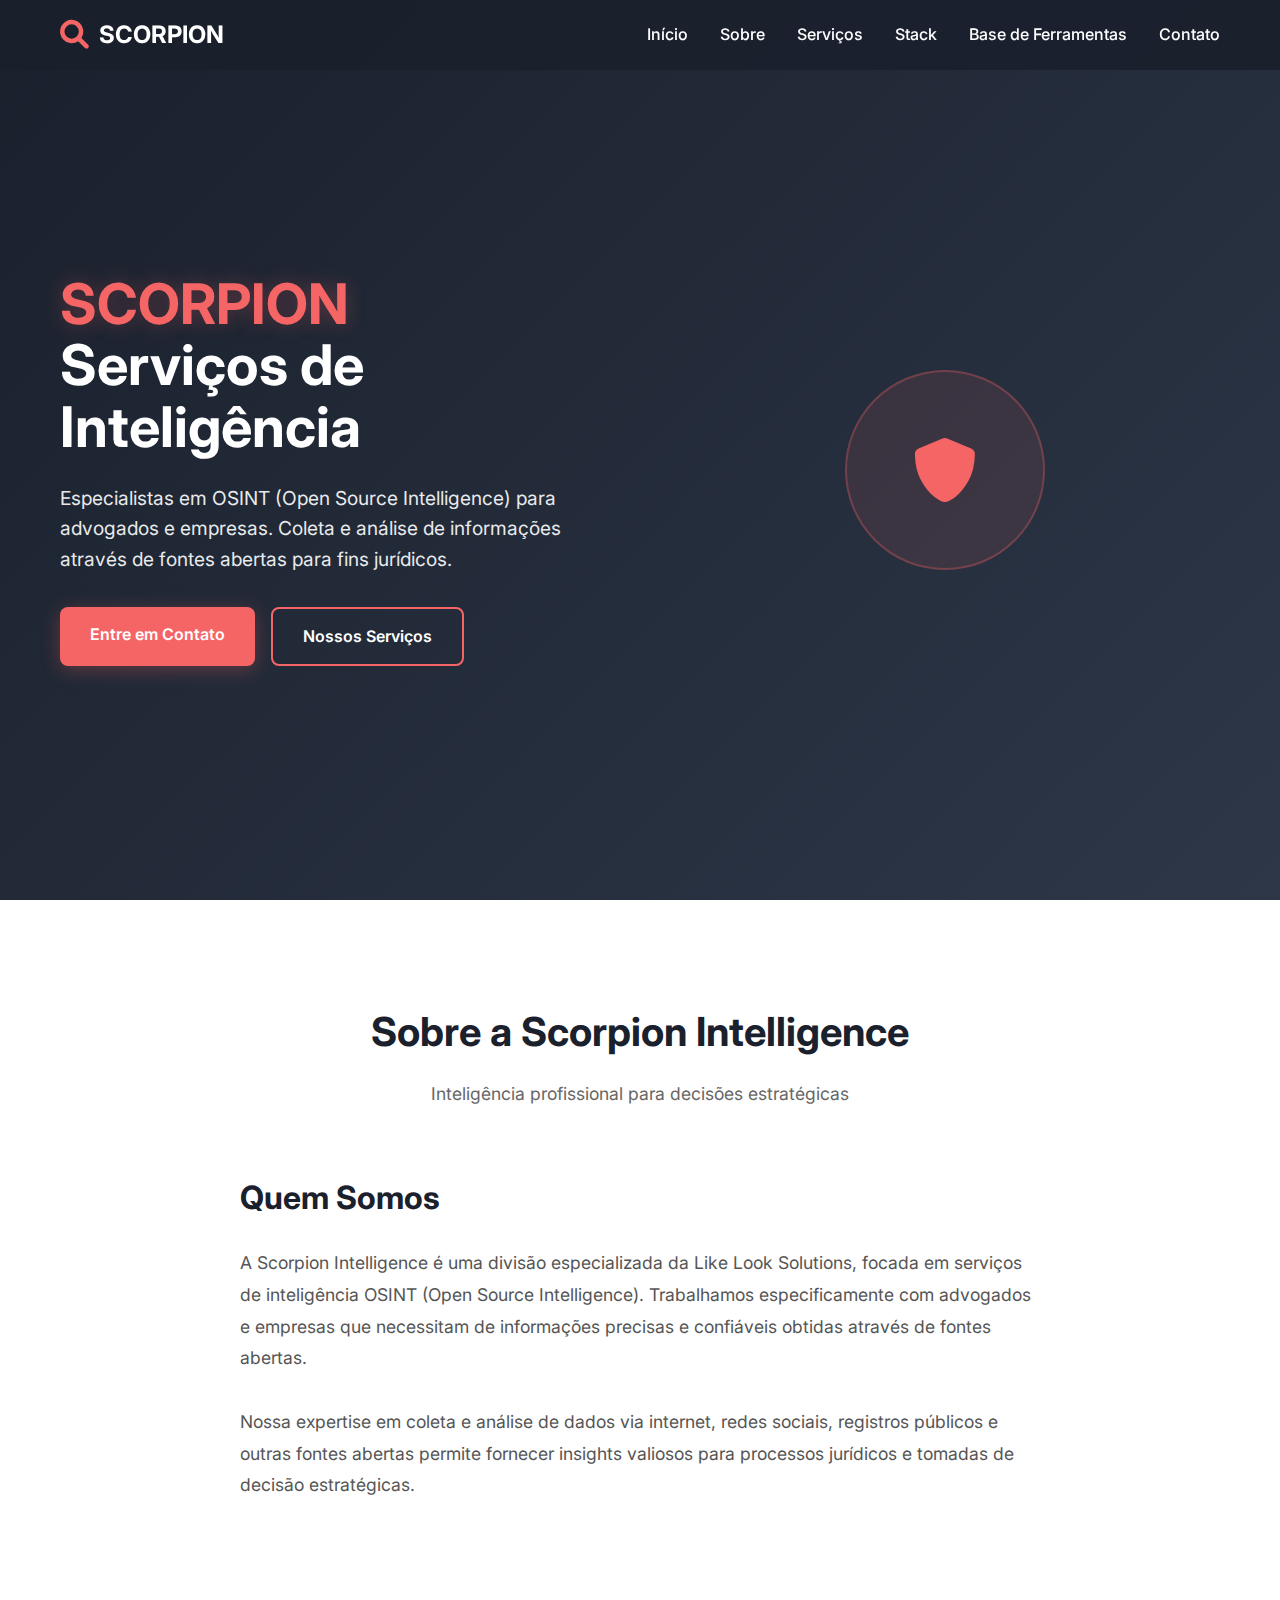
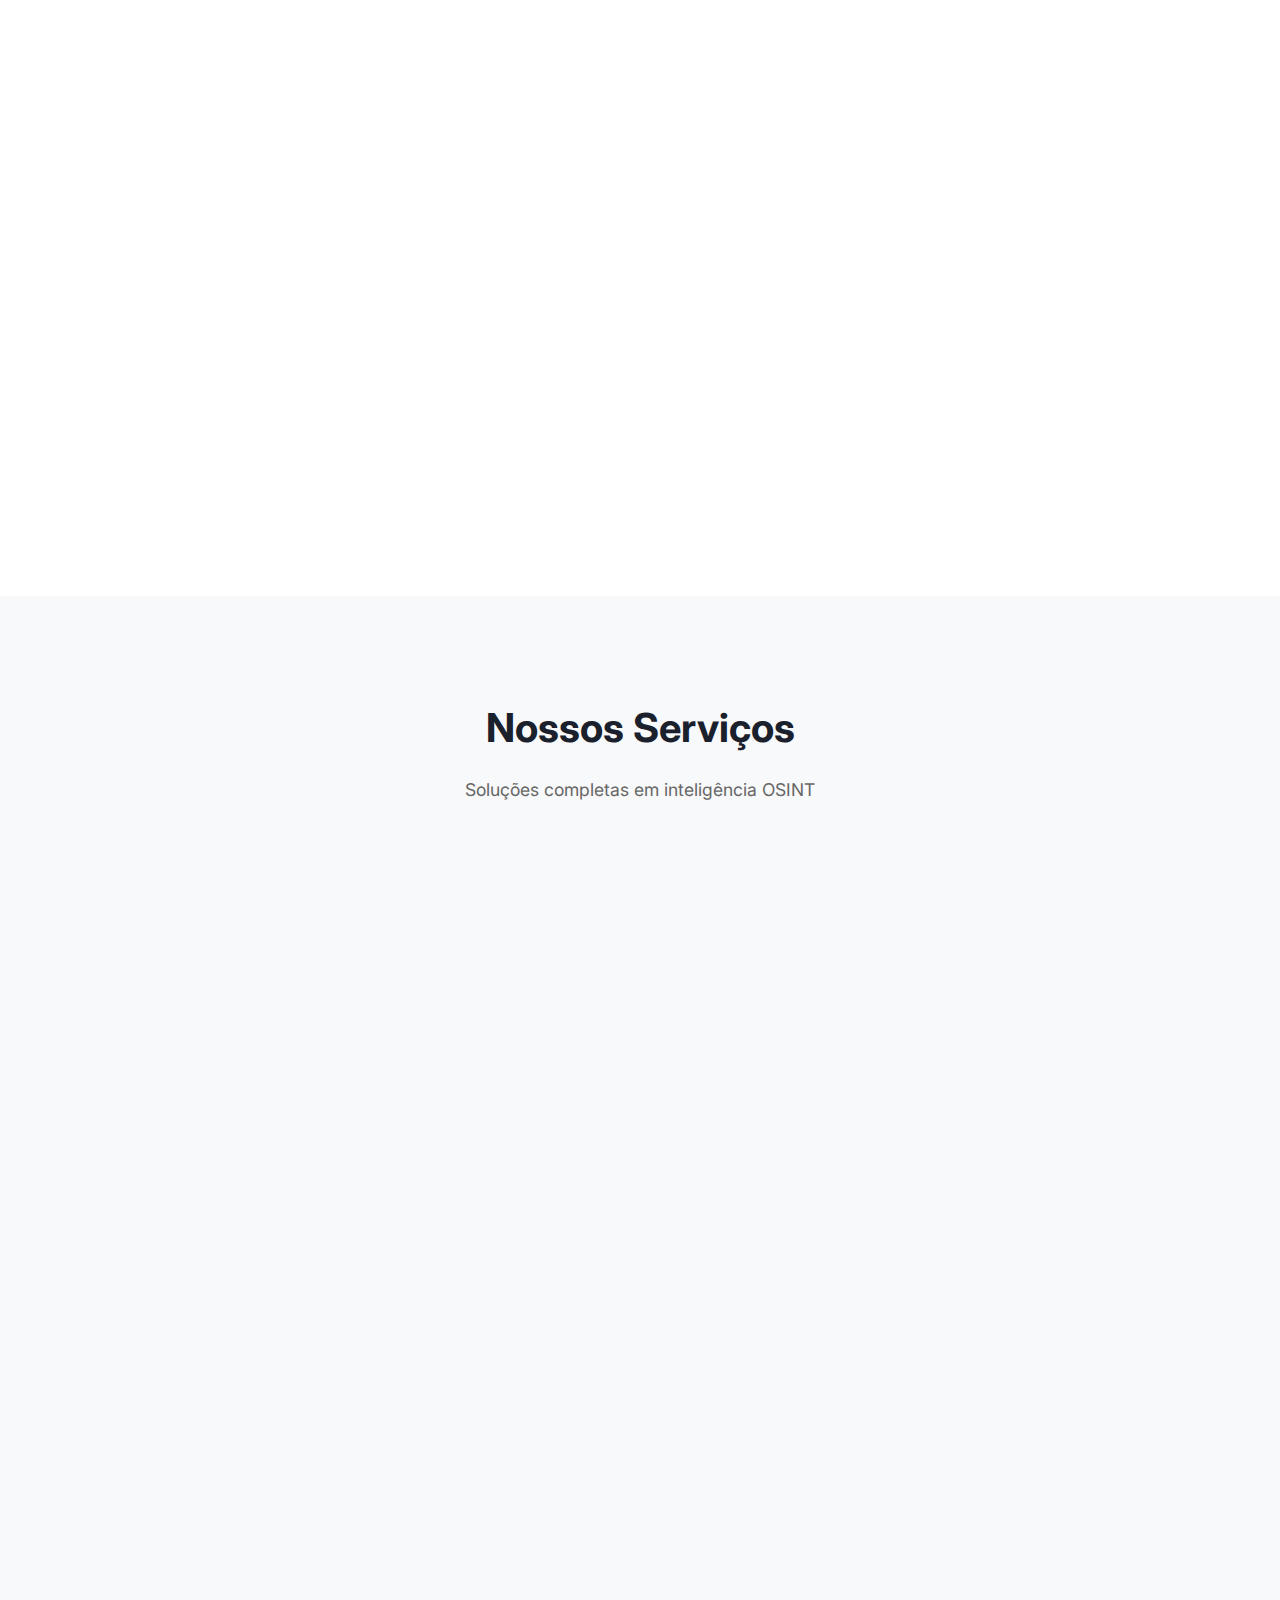
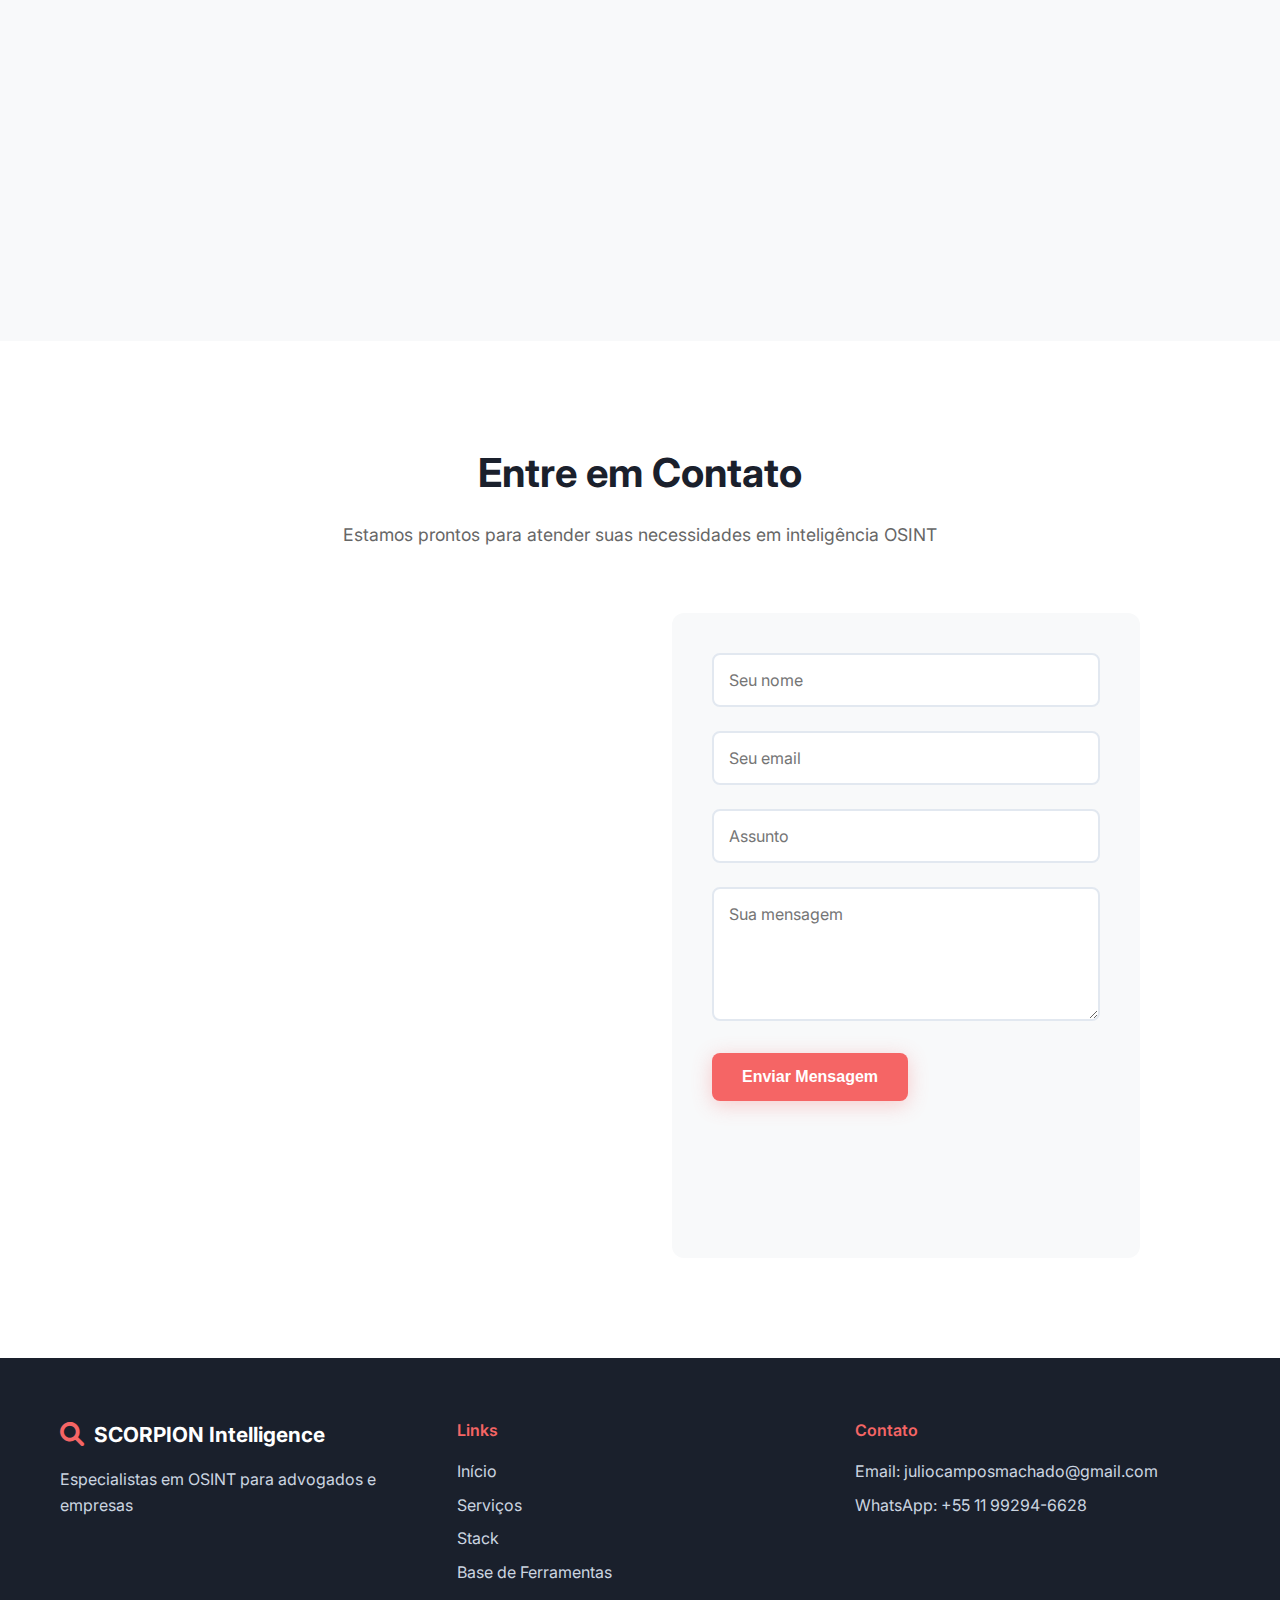
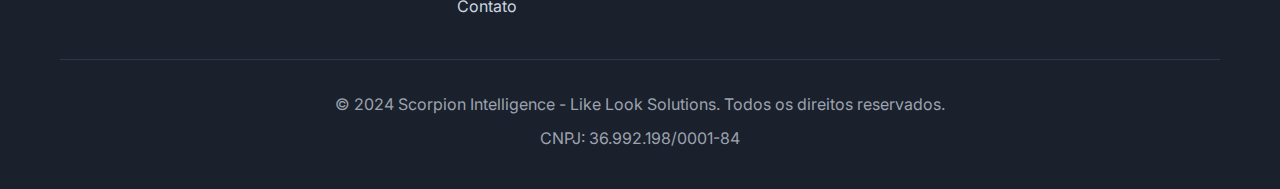
<file: index.html>
<!DOCTYPE html>
<html lang="pt-BR">
<head>
    <meta charset="UTF-8">
    <meta name="viewport" content="width=device-width, initial-scale=1.0">
    <meta name="description" content="Scorpion - Serviços de Inteligência OSINT para advogados e empresas. Especialistas em investigação e coleta de informações via fontes abertas.">
    <meta name="keywords" content="OSINT, inteligência, investigação, advogados, fontes abertas, like look solutions">
    <title>Scorpion Intelligence - Serviços de Inteligência OSINT</title>
    <link rel="stylesheet" href="css/style.css">
    <link href="https://cdnjs.cloudflare.com/ajax/libs/font-awesome/6.0.0/css/all.min.css" rel="stylesheet">
    <link href="https://fonts.googleapis.com/css2?family=Inter:wght@300;400;600;700&display=swap" rel="stylesheet">
</head>
<body>
    <!-- Header -->
    <header class="header">
        <nav class="nav">
            <div class="nav-container">
                <div class="nav-logo">
                    <i class="fas fa-search"></i>
                    <span>SCORPION</span>
                </div>
                <ul class="nav-menu">
                    <li><a href="#home" class="nav-link">Início</a></li>
                    <li><a href="#about" class="nav-link">Sobre</a></li>
                    <li><a href="#services" class="nav-link">Serviços</a></li>
                    <li><a href="ferramentas.html" class="nav-link">Stack</a></li>
                    <li><a href="ferramentas-completas.html" class="nav-link">Base de Ferramentas</a></li>
                    <li><a href="#contact" class="nav-link">Contato</a></li>
                </ul>
                <div class="nav-toggle">
                    <span class="bar"></span>
                    <span class="bar"></span>
                    <span class="bar"></span>
                </div>
            </div>
        </nav>
    </header>

    <!-- Hero Section -->
    <section id="home" class="hero">
        <div class="hero-container">
            <div class="hero-content">
                <h1 class="hero-title">
                    <span class="highlight">SCORPION</span><br>
                    Serviços de Inteligência
                </h1>
                <p class="hero-subtitle">
                    Especialistas em OSINT (Open Source Intelligence) para advogados e empresas. 
                    Coleta e análise de informações através de fontes abertas para fins jurídicos.
                </p>
                <div class="hero-buttons">
                    <a href="#contact" class="btn btn-primary">Entre em Contato</a>
                    <a href="#services" class="btn btn-secondary">Nossos Serviços</a>
                </div>
            </div>
            <div class="hero-visual">
                <div class="hero-icon">
                    <i class="fas fa-shield-alt"></i>
                </div>
            </div>
        </div>
    </section>

    <!-- About Section -->
    <section id="about" class="about">
        <div class="container">
            <div class="section-header">
                <h2>Sobre a Scorpion Intelligence</h2>
                <p>Inteligência profissional para decisões estratégicas</p>
            </div>
            <div class="about-content">
                <div class="about-text">
                    <h3>Quem Somos</h3>
                    <p>
                        A Scorpion Intelligence é uma divisão especializada da Like Look Solutions, 
                        focada em serviços de inteligência OSINT (Open Source Intelligence). 
                        Trabalhamos especificamente com advogados e empresas que necessitam de 
                        informações precisas e confiáveis obtidas através de fontes abertas.
                    </p>
                    <p>
                        Nossa expertise em coleta e análise de dados via internet, redes sociais, 
                        registros públicos e outras fontes abertas permite fornecer insights 
                        valiosos para processos jurídicos e tomadas de decisão estratégicas.
                    </p>
                    <div class="about-features">
                        <div class="feature">
                            <i class="fas fa-eye"></i>
                            <h4>Investigação Avançada</h4>
                            <p>Técnicas modernas de OSINT para coleta de informações</p>
                        </div>
                        <div class="feature">
                            <i class="fas fa-shield-alt"></i>
                            <h4>Confidencialidade</h4>
                            <p>Absoluto sigilo e discrição em todos os trabalhos</p>
                        </div>
                        <div class="feature">
                            <i class="fas fa-chart-line"></i>
                            <h4>Análise Profissional</h4>
                            <p>Relatórios detalhados e análises especializadas</p>
                        </div>
                    </div>
                </div>
            </div>
        </div>
    </section>

    <!-- Services Section -->
    <section id="services" class="services">
        <div class="container">
            <div class="section-header">
                <h2>Nossos Serviços</h2>
                <p>Soluções completas em inteligência OSINT</p>
            </div>
            <div class="services-grid">
                <div class="service-card">
                    <div class="service-icon">
                        <i class="fas fa-search"></i>
                    </div>
                    <h3>Investigação OSINT</h3>
                    <p>Coleta e análise de informações através de fontes abertas na internet, incluindo redes sociais, registros públicos e bases de dados.</p>
                    <ul>
                        <li>Verificação de identidades</li>
                        <li>Análise de redes sociais</li>
                        <li>Pesquisa em registros públicos</li>
                        <li>Monitoramento digital</li>
                    </ul>
                </div>
                <div class="service-card">
                    <div class="service-icon">
                        <i class="fas fa-balance-scale"></i>
                    </div>
                    <h3>Suporte Jurídico</h3>
                    <p>Serviços especializados para escritórios de advocacia e departamentos jurídicos, fornecendo evidências digitais e análises.</p>
                    <ul>
                        <li>Due diligence digital</li>
                        <li>Coleta de evidências digitais</li>
                        <li>Análise de casos complexos</li>
                        <li>Relatórios técnicos especializados</li>
                    </ul>
                </div>
                <div class="service-card">
                    <div class="service-icon">
                        <i class="fas fa-building"></i>
                    </div>
                    <h3>Inteligência Corporativa</h3>
                    <p>Análises estratégicas para empresas, incluindo verificação de parceiros, concorrentes e riscos reputacionais.</p>
                    <ul>
                        <li>Background check empresarial</li>
                        <li>Análise de concorrência</li>
                        <li>Monitoramento de marca</li>
                        <li>Avaliação de riscos</li>
                    </ul>
                </div>
                <div class="service-card">
                    <div class="service-icon">
                        <i class="fas fa-chart-bar"></i>
                    </div>
                    <h3>Relatórios Especializados</h3>
                    <p>Documentação profissional e detalhada de todas as investigações, com análises técnicas e conclusões fundamentadas.</p>
                    <ul>
                        <li>Relatórios técnicos detalhados</li>
                        <li>Análises gráficas</li>
                        <li>Timeline de eventos</li>
                        <li>Documentação forense</li>
                    </ul>
                </div>
            </div>
        </div>
    </section>

    <!-- Contact Section -->
    <section id="contact" class="contact">
        <div class="container">
            <div class="section-header">
                <h2>Entre em Contato</h2>
                <p>Estamos prontos para atender suas necessidades em inteligência OSINT</p>
            </div>
            <div class="contact-content">
                <div class="contact-info">
                    <div class="contact-item">
                        <i class="fas fa-user"></i>
                        <div>
                            <h4>Desenvolvedor Full Stack</h4>
                            <p>Julio Cesar Campos Machado</p>
                        </div>
                    </div>
                    <div class="contact-item">
                        <i class="fas fa-envelope"></i>
                        <div>
                            <h4>Email</h4>
                            <p><a href="mailto:juliocamposmachado@gmail.com">juliocamposmachado@gmail.com</a></p>
                        </div>
                    </div>
                    <div class="contact-item">
                        <i class="fas fa-phone"></i>
                        <div>
                            <h4>WhatsApp</h4>
                            <p><a href="https://wa.me/5511992946628" target="_blank">+55 11 99294-6628</a></p>
                        </div>
                    </div>
                    <div class="contact-item">
                        <i class="fas fa-building"></i>
                        <div>
                            <h4>Empresa</h4>
                            <p>Like Look Solutions</p>
                        </div>
                    </div>
                    <div class="contact-item">
                        <i class="fas fa-globe"></i>
                        <div>
                            <h4>Website Corporativo</h4>
                            <p><a href="https://likelook.wixsite.com/solutions" target="_blank">likelook.wixsite.com/solutions</a></p>
                        </div>
                    </div>
                </div>
                <div class="contact-form">
                    <form id="contactForm">
                        <div class="form-group">
                            <input type="text" id="name" name="name" placeholder="Seu nome" required>
                        </div>
                        <div class="form-group">
                            <input type="email" id="email" name="email" placeholder="Seu email" required>
                        </div>
                        <div class="form-group">
                            <input type="text" id="subject" name="subject" placeholder="Assunto" required>
                        </div>
                        <div class="form-group">
                            <textarea id="message" name="message" placeholder="Sua mensagem" rows="5" required></textarea>
                        </div>
                        <button type="submit" class="btn btn-primary">Enviar Mensagem</button>
                    </form>
                </div>
            </div>
        </div>
    </section>

    <!-- Footer -->
    <footer class="footer">
        <div class="container">
            <div class="footer-content">
                <div class="footer-section">
                    <div class="footer-logo">
                        <i class="fas fa-search"></i>
                        <span>SCORPION Intelligence</span>
                    </div>
                    <p>Especialistas em OSINT para advogados e empresas</p>
                </div>
                <div class="footer-section">
                    <h4>Links</h4>
                    <ul>
                        <li><a href="#home" style="color:#cbd5e0;text-decoration:none;">Início</a></li>
                        <li><a href="#services" style="color:#cbd5e0;text-decoration:none;">Serviços</a></li>
                        <li><a href="ferramentas.html" style="color:#cbd5e0;text-decoration:none;">Stack</a></li>
                        <li><a href="ferramentas-completas.html" style="color:#cbd5e0;text-decoration:none;">Base de Ferramentas</a></li>
                        <li><a href="#contact" style="color:#cbd5e0;text-decoration:none;">Contato</a></li>
                    </ul>
                </div>
                <div class="footer-section">
                    <h4>Contato</h4>
                    <p>Email: juliocamposmachado@gmail.com</p>
                    <p>WhatsApp: +55 11 99294-6628</p>
                </div>
            </div>
            <div class="footer-bottom">
                <p>&copy; 2024 Scorpion Intelligence - Like Look Solutions. Todos os direitos reservados.</p>
                <p>CNPJ: 36.992.198/0001-84</p>
            </div>
        </div>
    </footer>

    <script src="js/main.js"></script>
</body>
</html>
</file>
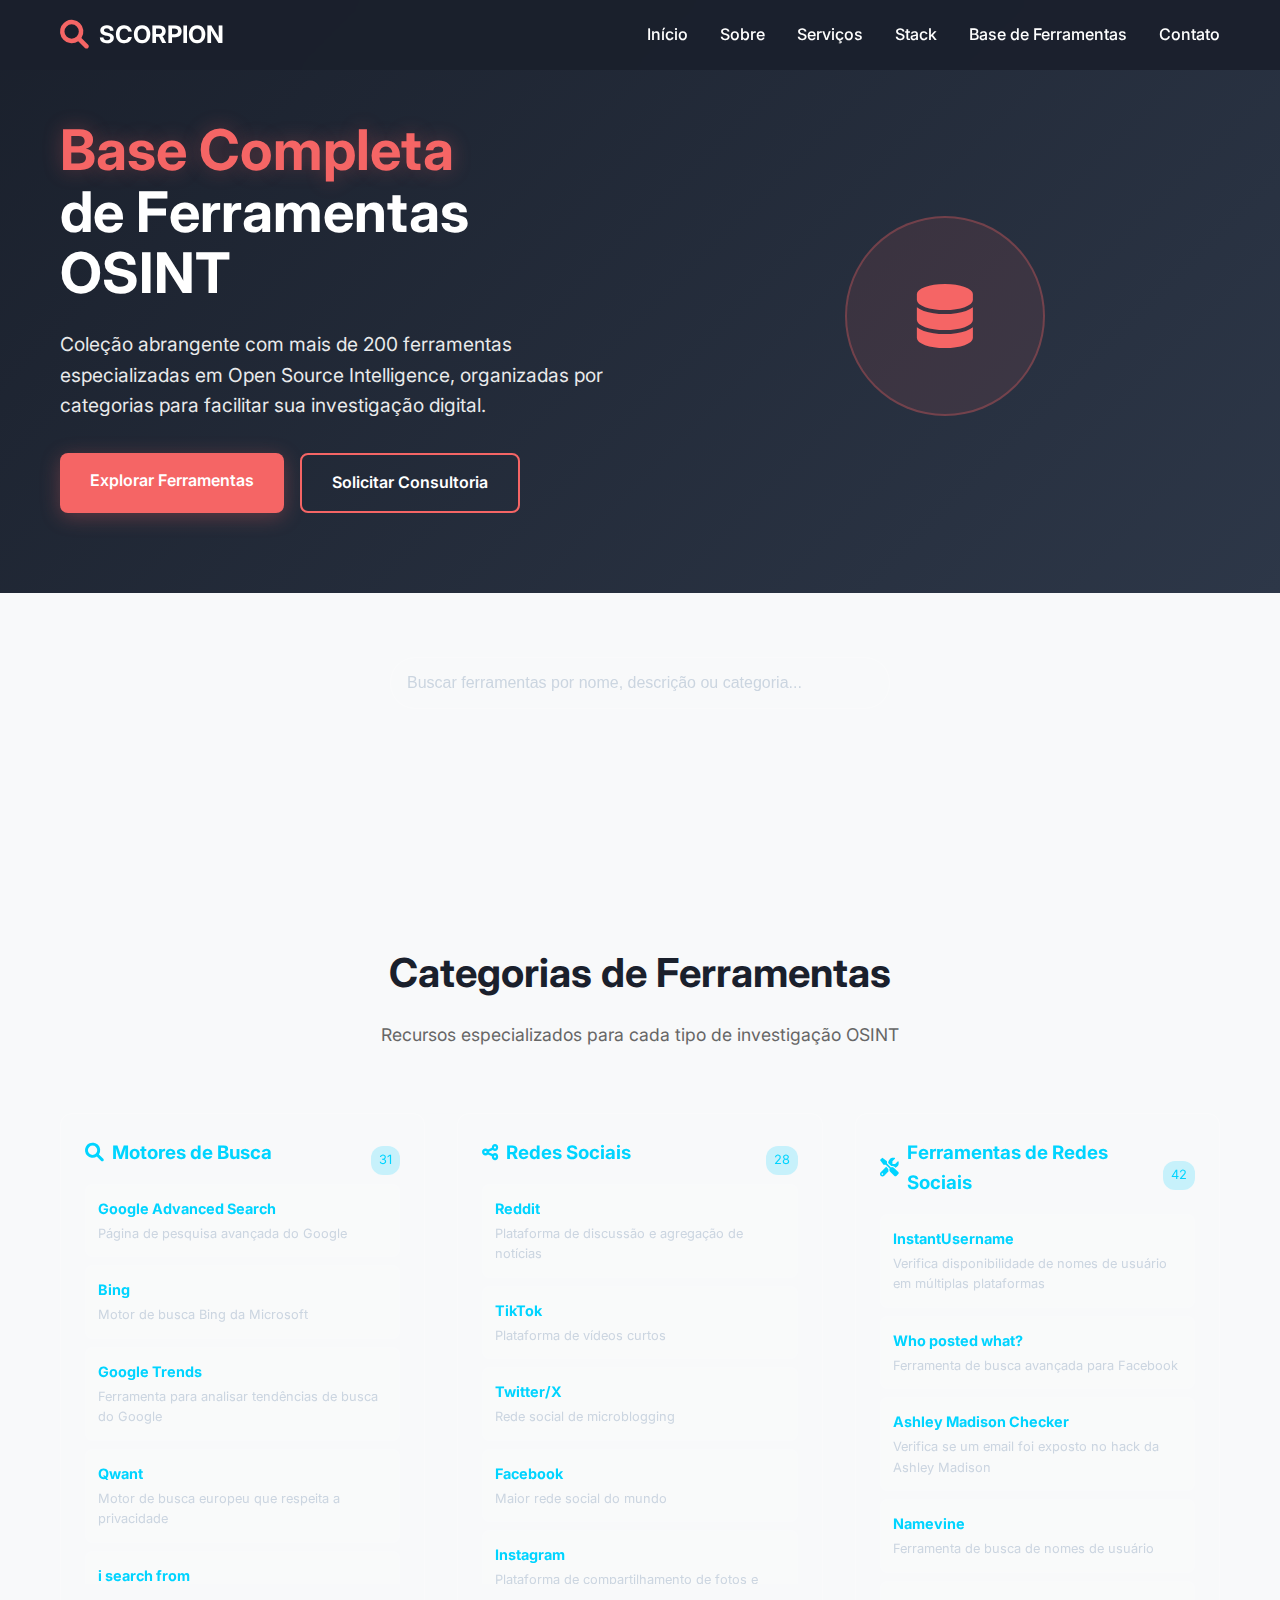
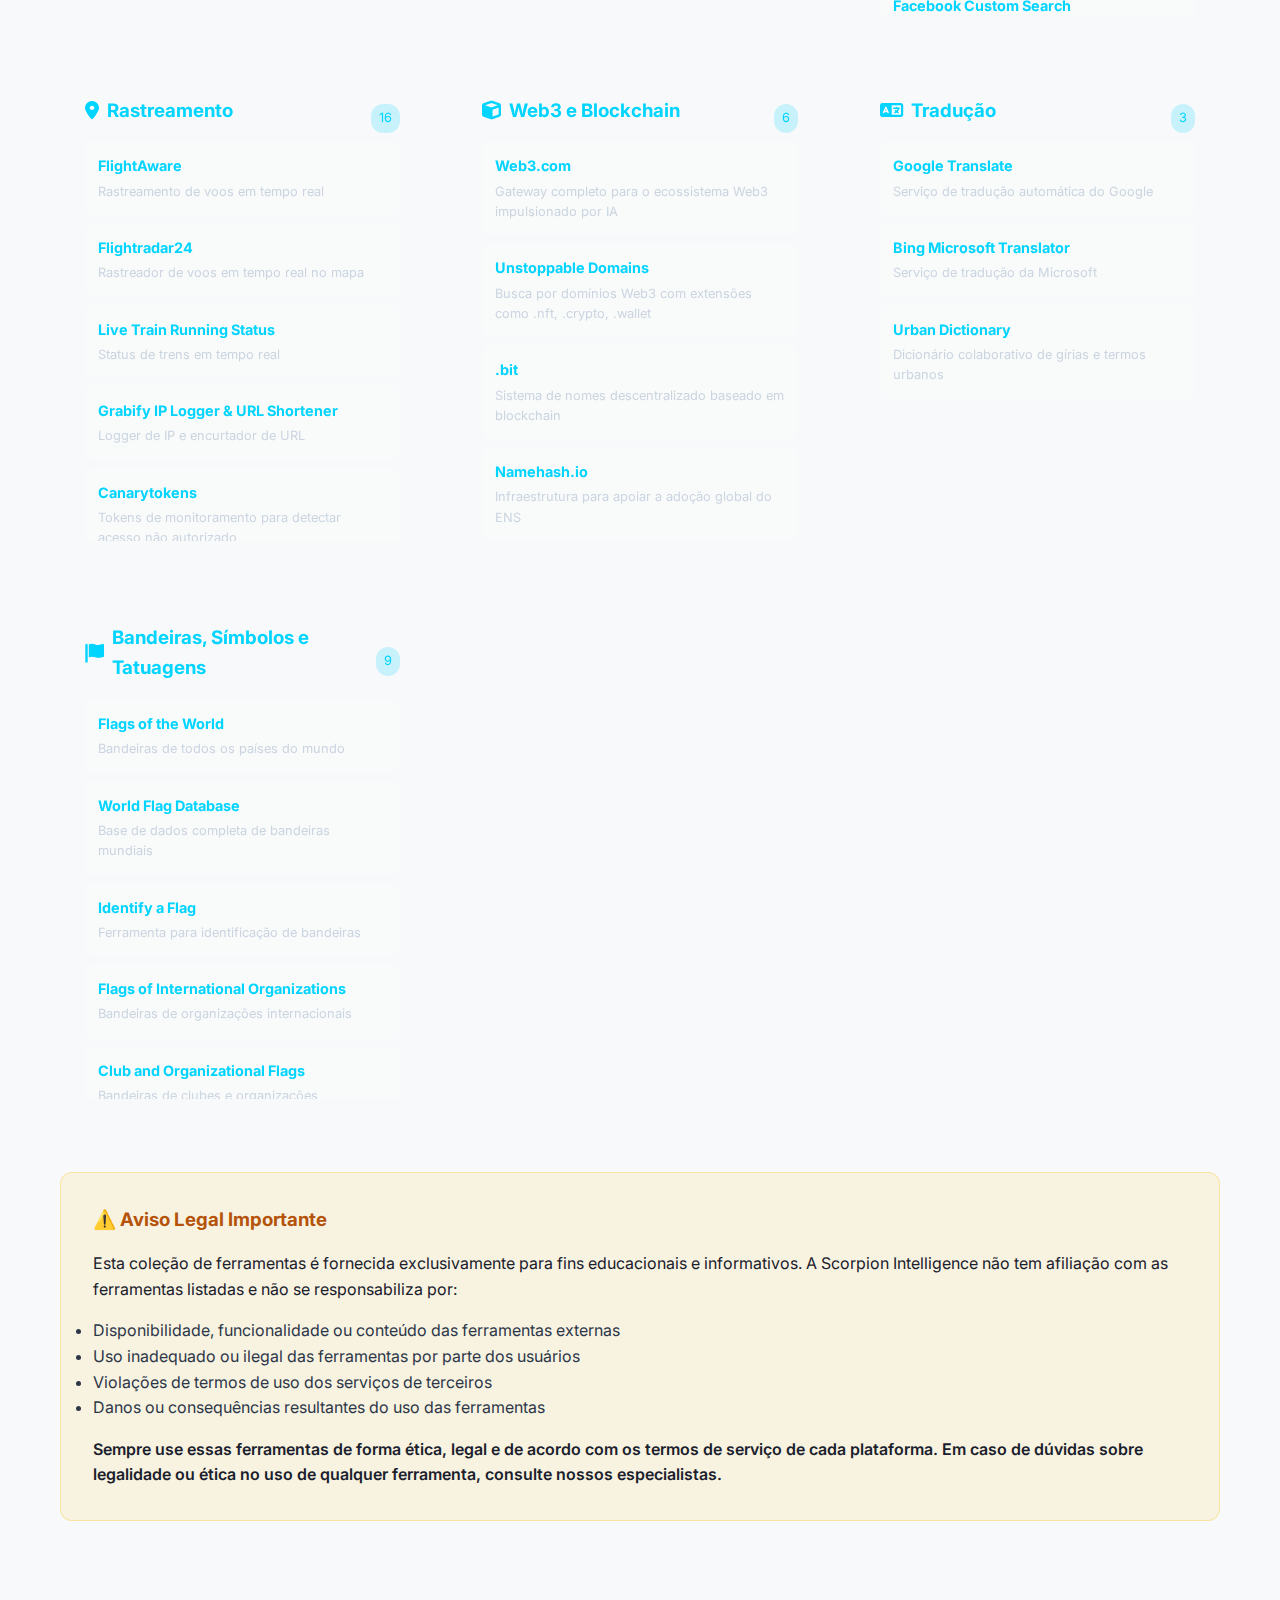
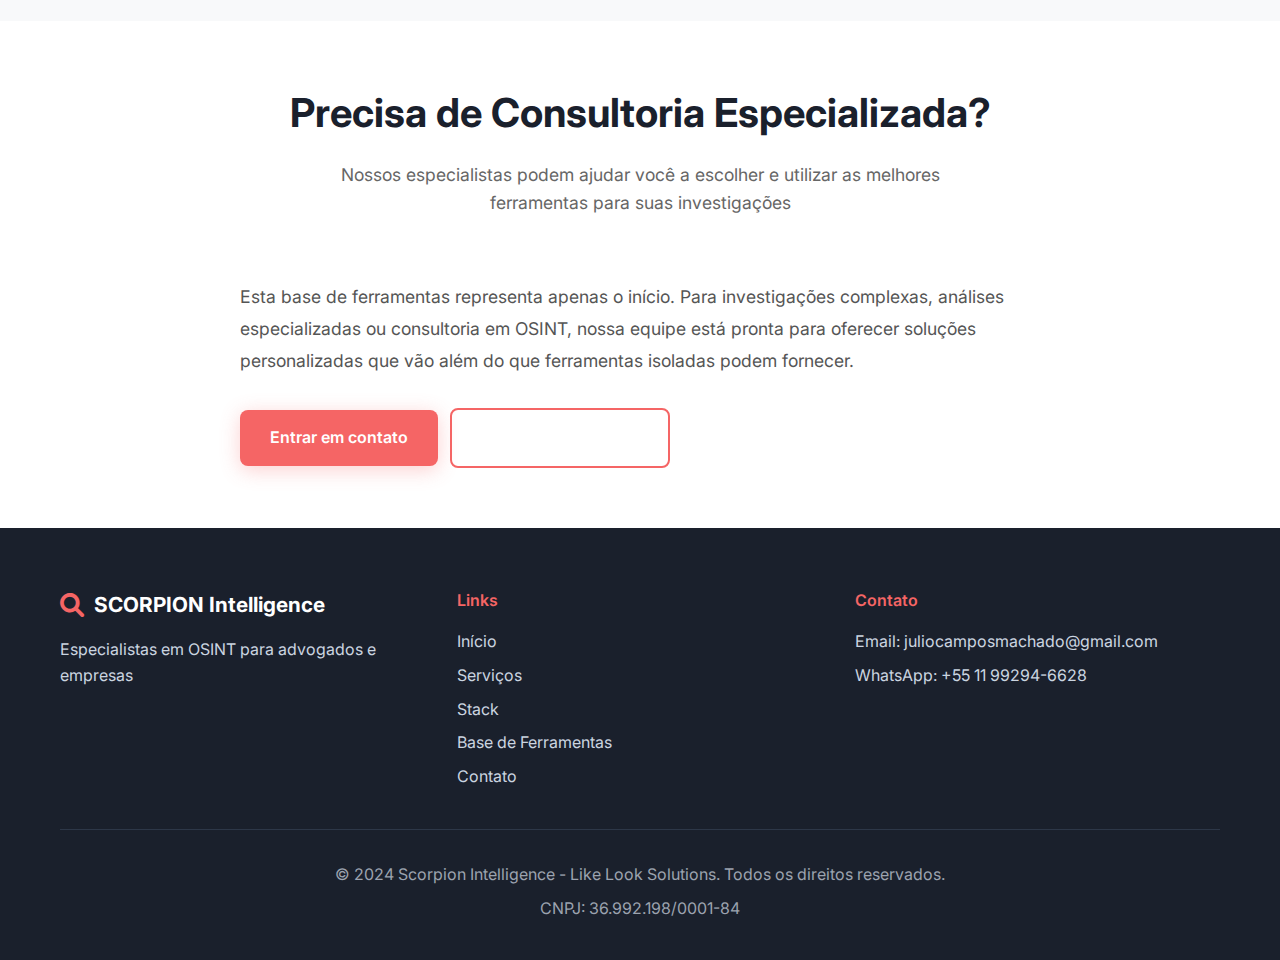
<file: ferramentas-completas.html>
<!DOCTYPE html>
<html lang="pt-BR">
<head>
    <meta charset="UTF-8">
    <meta name="viewport" content="width=device-width, initial-scale=1.0">
    <meta name="description" content="Coleção completa de ferramentas OSINT da Scorpion Intelligence - Base de dados abrangente de recursos para investigação digital.">
    <title>Base de Ferramentas OSINT | Scorpion Intelligence</title>
    <link rel="stylesheet" href="css/style.css">
    <link href="https://cdnjs.cloudflare.com/ajax/libs/font-awesome/6.0.0/css/all.min.css" rel="stylesheet">
    <link href="https://fonts.googleapis.com/css2?family=Inter:wght@300;400;600;700&display=swap" rel="stylesheet">
    <style>
        .tools-grid {
            display: grid;
            grid-template-columns: repeat(auto-fit, minmax(350px, 1fr));
            gap: 2rem;
            margin-top: 2rem;
        }
        .tool-category {
            background: rgba(255, 255, 255, 0.1);
            border: 1px solid rgba(255, 255, 255, 0.2);
            border-radius: 12px;
            padding: 1.5rem;
            backdrop-filter: blur(10px);
        }
        .tool-category h3 {
            color: #00d4ff;
            margin-bottom: 1rem;
            display: flex;
            align-items: center;
            gap: 0.5rem;
        }
        .tool-list {
            max-height: 400px;
            overflow-y: auto;
        }
        .tool-list::-webkit-scrollbar {
            width: 6px;
        }
        .tool-list::-webkit-scrollbar-track {
            background: rgba(255, 255, 255, 0.1);
            border-radius: 3px;
        }
        .tool-list::-webkit-scrollbar-thumb {
            background: #00d4ff;
            border-radius: 3px;
        }
        .tool-item {
            display: block;
            padding: 0.75rem;
            margin-bottom: 0.5rem;
            background: rgba(255, 255, 255, 0.05);
            border: 1px solid rgba(255, 255, 255, 0.1);
            border-radius: 8px;
            color: #fff;
            text-decoration: none;
            transition: all 0.3s ease;
        }
        .tool-item:hover {
            background: rgba(0, 212, 255, 0.1);
            border-color: #00d4ff;
            transform: translateY(-2px);
        }
        .tool-item h4 {
            font-size: 0.9rem;
            margin-bottom: 0.25rem;
            color: #00d4ff;
        }
        .tool-item p {
            font-size: 0.8rem;
            color: #cbd5e0;
            margin: 0;
        }
        .search-container {
            margin: 2rem 0;
            text-align: center;
        }
        .search-input {
            width: 100%;
            max-width: 500px;
            padding: 1rem;
            border: 1px solid rgba(255, 255, 255, 0.2);
            border-radius: 25px;
            background: rgba(255, 255, 255, 0.1);
            color: #fff;
            font-size: 1rem;
            backdrop-filter: blur(10px);
        }
        .search-input::placeholder {
            color: #cbd5e0;
        }
        .tool-count {
            background: rgba(0, 212, 255, 0.2);
            color: #00d4ff;
            padding: 0.25rem 0.5rem;
            border-radius: 12px;
            font-size: 0.8rem;
            margin-left: auto;
        }
        .category-header {
            display: flex;
            align-items: center;
            justify-content: space-between;
        }
        .hidden {
            display: none !important;
        }
    </style>
</head>
<body>
    <!-- Header -->
    <header class="header">
        <nav class="nav">
            <div class="nav-container">
                <a class="nav-logo" href="index.html#home">
                    <i class="fas fa-search"></i>
                    <span>SCORPION</span>
                </a>
                <ul class="nav-menu">
                    <li><a href="index.html#home" class="nav-link">Início</a></li>
                    <li><a href="index.html#about" class="nav-link">Sobre</a></li>
                    <li><a href="index.html#services" class="nav-link">Serviços</a></li>
                    <li><a href="ferramentas.html" class="nav-link">Stack</a></li>
                    <li><a href="ferramentas-completas.html" class="nav-link active">Base de Ferramentas</a></li>
                    <li><a href="index.html#contact" class="nav-link">Contato</a></li>
                </ul>
                <div class="nav-toggle">
                    <span class="bar"></span>
                    <span class="bar"></span>
                    <span class="bar"></span>
                </div>
            </div>
        </nav>
    </header>

    <!-- Hero -->
    <section class="hero" style="min-height: 50vh;">
        <div class="hero-container">
            <div class="hero-content">
                <h1 class="hero-title">
                    <span class="highlight">Base Completa</span><br>
                    de Ferramentas OSINT
                </h1>
                <p class="hero-subtitle">
                    Coleção abrangente com mais de 200 ferramentas especializadas em Open Source Intelligence, 
                    organizadas por categorias para facilitar sua investigação digital.
                </p>
                <div class="hero-buttons">
                    <a href="#tools" class="btn btn-primary">Explorar Ferramentas</a>
                    <a href="index.html#contact" class="btn btn-secondary">Solicitar Consultoria</a>
                </div>
            </div>
            <div class="hero-visual">
                <div class="hero-icon">
                    <i class="fas fa-database"></i>
                </div>
            </div>
        </div>
    </section>

    <!-- Search -->
    <section class="services" style="padding-top: 2rem;">
        <div class="container">
            <div class="search-container">
                <input type="text" id="searchInput" class="search-input" placeholder="Buscar ferramentas por nome, descrição ou categoria...">
            </div>
        </div>
    </section>

    <!-- Tools Grid -->
    <section class="services" id="tools">
        <div class="container">
            <div class="section-header">
                <h2>Categorias de Ferramentas</h2>
                <p>Recursos especializados para cada tipo de investigação OSINT</p>
            </div>

            <div class="tools-grid">
                
                <!-- Motores de Busca -->
                <div class="tool-category" data-category="searches">
                    <div class="category-header">
                        <h3><i class="fas fa-search"></i> Motores de Busca</h3>
                        <span class="tool-count" id="searches-count">31</span>
                    </div>
                    <div class="tool-list">
                        <a href="https://www.google.com/advanced_search" target="_blank" class="tool-item" data-search="google advanced search página de pesquisa avançada do google">
                            <h4>Google Advanced Search</h4>
                            <p>Página de pesquisa avançada do Google</p>
                        </a>
                        <a href="https://bing.com/?startme" target="_blank" class="tool-item" data-search="bing motor de busca bing da microsoft">
                            <h4>Bing</h4>
                            <p>Motor de busca Bing da Microsoft</p>
                        </a>
                        <a href="https://trends.google.com/trends/?geo=US" target="_blank" class="tool-item" data-search="google trends ferramenta para analisar tendências de busca do google">
                            <h4>Google Trends</h4>
                            <p>Ferramenta para analisar tendências de busca do Google</p>
                        </a>
                        <a href="https://www.qwant.com/" target="_blank" class="tool-item" data-search="qwant motor de busca europeu que respeita a privacidade">
                            <h4>Qwant</h4>
                            <p>Motor de busca europeu que respeita a privacidade</p>
                        </a>
                        <a href="http://isearchfrom.com/" target="_blank" class="tool-item" data-search="i search from ferramenta para simular buscas de diferentes localidades">
                            <h4>i search from</h4>
                            <p>Ferramenta para simular buscas de diferentes localidades</p>
                        </a>
                        <a href="https://www.baidu.com/" target="_blank" class="tool-item" data-search="baidu principal motor de busca chinês">
                            <h4>Baidu</h4>
                            <p>Principal motor de busca chinês</p>
                        </a>
                        <a href="https://yandex.com/" target="_blank" class="tool-item" data-search="yandex motor de busca russo com tecnologia de machine learning">
                            <h4>Yandex</h4>
                            <p>Motor de busca russo com tecnologia de machine learning</p>
                        </a>
                        <a href="https://www.shodan.io/" target="_blank" class="tool-item" data-search="shodan motor de busca para dispositivos conectados à internet">
                            <h4>Shodan</h4>
                            <p>Motor de busca para dispositivos conectados à internet</p>
                        </a>
                        <a href="https://www.shodan.io/search/advanced" target="_blank" class="tool-item" data-search="shodan search engine advance search página de busca avançada do shodan">
                            <h4>Shodan Advanced Search</h4>
                            <p>Página de busca avançada do Shodan</p>
                        </a>
                        <a href="https://github.com/jakejarvis/awesome-shodan-queries" target="_blank" class="tool-item" data-search="awesome shodan queries coleção de queries interessantes para o shodan.io">
                            <h4>Awesome Shodan Queries</h4>
                            <p>Coleção de queries interessantes para o Shodan.io</p>
                        </a>
                        <a href="https://github.com/H4ckD4d/Shodan-Dorks-for-Advanced-OSINT" target="_blank" class="tool-item" data-search="shodan dorks for advanced osint dorks do shodan para osint avançado">
                            <h4>Shodan Dorks for Advanced OSINT</h4>
                            <p>Dorks do Shodan para OSINT avançado</p>
                        </a>
                        <a href="https://programmablesearchengine.google.com/about/" target="_blank" class="tool-item" data-search="programmable search engine by google ferramenta para criar mecanismos de busca personalizados">
                            <h4>Google Programmable Search</h4>
                            <p>Ferramenta para criar mecanismos de busca personalizados</p>
                        </a>
                        <a href="https://hackyx.io/" target="_blank" class="tool-item" data-search="hackyx plataforma de ferramentas de hacking ético">
                            <h4>Hackyx</h4>
                            <p>Plataforma de ferramentas de hacking ético</p>
                        </a>
                        <a href="https://copyseeker.net/discovery" target="_blank" class="tool-item" data-search="discovery ferramenta de descoberta e análise de conteúdo">
                            <h4>Discovery</h4>
                            <p>Ferramenta de descoberta e análise de conteúdo</p>
                        </a>
                        <a href="https://www.dedigger.com/#gsc.tab=0" target="_blank" class="tool-item" data-search="dedigger ferramenta para encontrar arquivos públicos no google drive">
                            <h4>dedigger</h4>
                            <p>Ferramenta para encontrar arquivos públicos no Google Drive</p>
                        </a>
                        <a href="https://www.searchftps.net/" target="_blank" class="tool-item" data-search="napalm ftp indexer indexador e motor de busca para servidores ftp">
                            <h4>NAPALM FTP Indexer</h4>
                            <p>Indexador e motor de busca para servidores FTP</p>
                        </a>
                        <a href="https://www.archives.gov/" target="_blank" class="tool-item" data-search="national archives records administration arquivo nacional dos estados unidos">
                            <h4>National Archives (US)</h4>
                            <p>Arquivo Nacional dos Estados Unidos</p>
                        </a>
                        <a href="https://guilherme-moraiss.github.io/Deep-Dork-Web/" target="_blank" class="tool-item" data-search="deep dork ferramenta avançada para google dorking">
                            <h4>Deep Dork</h4>
                            <p>Ferramenta avançada para Google Dorking</p>
                        </a>
                        <a href="https://dorkgenius.com/" target="_blank" class="tool-item" data-search="dorkgenius gerador de queries de busca customizadas usando ia">
                            <h4>DorkGenius</h4>
                            <p>Gerador de queries de busca customizadas usando IA</p>
                        </a>
                        <a href="https://metaosint.github.io/table" target="_blank" class="tool-item" data-search="meta osint ferramenta para identificar recursos osint relevantes rapidamente">
                            <h4>Meta OSINT</h4>
                            <p>Ferramenta para identificar recursos OSINT relevantes rapidamente</p>
                        </a>
                        <a href="https://analystresearchtools.com/" target="_blank" class="tool-item" data-search="analyst research tools conjunto de ferramentas de pesquisa para analistas">
                            <h4>Analyst Research Tools</h4>
                            <p>Conjunto de ferramentas de pesquisa para analistas</p>
                        </a>
                        <a href="https://impersonal.me/" target="_blank" class="tool-item" data-search="impersonal ferramenta para buscar no google de diferentes países e idiomas">
                            <h4>Impersonal.me</h4>
                            <p>Ferramenta para buscar no Google de diferentes países e idiomas</p>
                        </a>
                        <a href="https://app.sherlockeye.io/" target="_blank" class="tool-item" data-search="sherlockeye plataforma de investigação osint">
                            <h4>Sherlockeye</h4>
                            <p>Plataforma de investigação OSINT</p>
                        </a>
                        <a href="https://meawfy.com/" target="_blank" class="tool-item" data-search="meawfy motor de busca avançado para arquivos do mega.nz">
                            <h4>Meawfy</h4>
                            <p>Motor de busca avançado para arquivos do Mega.nz</p>
                        </a>
                        <a href="https://lambda.black/osint.html" target="_blank" class="tool-item" data-search="osint investigation assistant assistente para investigações osint focado em pessoas">
                            <h4>OSINT Investigation Assistant</h4>
                            <p>Assistente para investigações OSINT focado em pessoas</p>
                        </a>
                        <a href="https://www.mariosantella.com/the-osint-rack/" target="_blank" class="tool-item" data-search="the osint rack coleção curada de recursos osint categorizados">
                            <h4>The OSINT Rack</h4>
                            <p>Coleção curada de recursos OSINT categorizados</p>
                        </a>
                        <a href="https://www.predictagraph.com/" target="_blank" class="tool-item" data-search="predicta graph ferramenta de análise preditiva e visualização de dados">
                            <h4>Predicta Graph</h4>
                            <p>Ferramenta de análise preditiva e visualização de dados</p>
                        </a>
                        <a href="https://oathnet.org/" target="_blank" class="tool-item" data-search="oathnet rede e recursos para profissionais de osint">
                            <h4>Oathnet.org</h4>
                            <p>Rede e recursos para profissionais de OSINT</p>
                        </a>
                        <a href="https://internationalpeoplesearch.com/free-international-people-search/international-google-search-engine.html" target="_blank" class="tool-item" data-search="international google search ferramenta para busca internacional no google">
                            <h4>International Google Search</h4>
                            <p>Ferramenta para busca internacional no Google</p>
                        </a>
                        <a href="https://www.vecteezy.com/" target="_blank" class="tool-item" data-search="vecteezy banco de imagens vetores e recursos gráficos gratuitos">
                            <h4>Vecteezy</h4>
                            <p>Banco de imagens, vetores e recursos gráficos gratuitos</p>
                        </a>
                        <a href="https://start.me/p/6rOGjm/osint" target="_blank" class="tool-item" data-search="bug bounty dork generator página start.me com recursos osint">
                            <h4>Bug Bounty Dork Generator</h4>
                            <p>Página start.me com recursos OSINT</p>
                        </a>
                    </div>
                </div>

                <!-- Redes Sociais -->
                <div class="tool-category" data-category="social-media">
                    <div class="category-header">
                        <h3><i class="fas fa-share-alt"></i> Redes Sociais</h3>
                        <span class="tool-count" id="social-media-count">28</span>
                    </div>
                    <div class="tool-list">
                        <a href="https://www.reddit.com/" target="_blank" class="tool-item" data-search="reddit plataforma de discussão e agregação de notícias">
                            <h4>Reddit</h4>
                            <p>Plataforma de discussão e agregação de notícias</p>
                        </a>
                        <a href="https://www.tiktok.com/en/" target="_blank" class="tool-item" data-search="tiktok plataforma de vídeos curtos">
                            <h4>TikTok</h4>
                            <p>Plataforma de vídeos curtos</p>
                        </a>
                        <a href="https://twitter.com/home" target="_blank" class="tool-item" data-search="twitter x rede social de microblogging">
                            <h4>Twitter/X</h4>
                            <p>Rede social de microblogging</p>
                        </a>
                        <a href="https://www.facebook.com/" target="_blank" class="tool-item" data-search="facebook maior rede social do mundo">
                            <h4>Facebook</h4>
                            <p>Maior rede social do mundo</p>
                        </a>
                        <a href="https://www.instagram.com/" target="_blank" class="tool-item" data-search="instagram plataforma de compartilhamento de fotos e vídeos">
                            <h4>Instagram</h4>
                            <p>Plataforma de compartilhamento de fotos e vídeos</p>
                        </a>
                        <a href="https://www.linkedin.com/" target="_blank" class="tool-item" data-search="linkedin rede social profissional">
                            <h4>LinkedIn</h4>
                            <p>Rede social profissional</p>
                        </a>
                        <a href="https://www.snapchat.com/" target="_blank" class="tool-item" data-search="snapchat aplicativo de mensagens com fotos e vídeos temporários">
                            <h4>Snapchat</h4>
                            <p>Aplicativo de mensagens com fotos e vídeos temporários</p>
                        </a>
                        <a href="https://telegram.org/" target="_blank" class="tool-item" data-search="telegram aplicativo de mensagens rápido seguro e poderoso">
                            <h4>Telegram</h4>
                            <p>Aplicativo de mensagens rápido, seguro e poderoso</p>
                        </a>
                        <a href="https://discord.com/" target="_blank" class="tool-item" data-search="discord plataforma de comunicação por voz vídeo e texto">
                            <h4>Discord</h4>
                            <p>Plataforma de comunicação por voz, vídeo e texto</p>
                        </a>
                        <a href="https://bsky.app/" target="_blank" class="tool-item" data-search="bluesky social rede social descentralizada">
                            <h4>Bluesky Social</h4>
                            <p>Rede social descentralizada</p>
                        </a>
                        <a href="https://joinmastodon.org/" target="_blank" class="tool-item" data-search="mastodon plataforma de mídia social descentralizada gratuita e open-source">
                            <h4>Mastodon</h4>
                            <p>Plataforma de mídia social descentralizada, gratuita e open-source</p>
                        </a>
                        <a href="https://www.skype.com/en/" target="_blank" class="tool-item" data-search="skype serviço de videochamadas e mensagens">
                            <h4>Skype</h4>
                            <p>Serviço de videochamadas e mensagens</p>
                        </a>
                        <a href="https://getsession.org/" target="_blank" class="tool-item" data-search="session mensageiro privado que remove chances de coleta de metadados">
                            <h4>Session</h4>
                            <p>Mensageiro privado que remove chances de coleta de metadados</p>
                        </a>
                        <a href="https://trillian.im/" target="_blank" class="tool-item" data-search="trillian cliente de mensagens instantâneas compatível com hipaa">
                            <h4>Trillian</h4>
                            <p>Cliente de mensagens instantâneas compatível com HIPAA</p>
                        </a>
                        <a href="https://hive.com/" target="_blank" class="tool-item" data-search="hive plataforma de produtividade para equipes ágeis">
                            <h4>Hive</h4>
                            <p>Plataforma de produtividade para equipes ágeis</p>
                        </a>
                        <a href="https://www.plurk.com/portal/" target="_blank" class="tool-item" data-search="plurk plataforma de microblogging social">
                            <h4>Plurk</h4>
                            <p>Plataforma de microblogging social</p>
                        </a>
                        <a href="https://kik.com/" target="_blank" class="tool-item" data-search="kik aplicativo de mensagens conectando o mundo através do chat">
                            <h4>Kik</h4>
                            <p>Aplicativo de mensagens conectando o mundo através do chat</p>
                        </a>
                        <a href="https://kick.com/social" target="_blank" class="tool-item" data-search="kick plataforma de streaming e social">
                            <h4>Kick.com</h4>
                            <p>Plataforma de streaming e social</p>
                        </a>
                        <a href="https://www.urbandictionary.com/" target="_blank" class="tool-item" data-search="urban dictionary dicionário colaborativo de gírias e termos urbanos">
                            <h4>Urban Dictionary</h4>
                            <p>Dicionário colaborativo de gírias e termos urbanos</p>
                        </a>
                        <a href="https://www.wechat.com/" target="_blank" class="tool-item" data-search="wechat aplicativo multi-plataforma de mensagens">
                            <h4>WeChat</h4>
                            <p>Aplicativo multi-plataforma de mensagens</p>
                        </a>
                        <a href="https://www.fiverr.com/" target="_blank" class="tool-item" data-search="fiverr marketplace de serviços freelancer">
                            <h4>Fiverr</h4>
                            <p>Marketplace de serviços freelancer</p>
                        </a>
                        <a href="https://kbin.social/" target="_blank" class="tool-item" data-search="kbin social plataforma para explorar o fediverso">
                            <h4>Kbin.social</h4>
                            <p>Plataforma para explorar o Fediverso</p>
                        </a>
                        <a href="https://www.social-searcher.com/" target="_blank" class="tool-item" data-search="social searcher ferramenta de monitoramento de menções em redes sociais">
                            <h4>Social Searcher</h4>
                            <p>Ferramenta de monitoramento de menções em redes sociais e web</p>
                        </a>
                        <a href="https://post.news/?r=TEz8w" target="_blank" class="tool-item" data-search="post news plataforma de notícias e discussões">
                            <h4>Post.news</h4>
                            <p>Plataforma de notícias e discussões</p>
                        </a>
                        <a href="https://craigslist.org" target="_blank" class="tool-item" data-search="craigslist classificados online e anúncios locais">
                            <h4>Craigslist</h4>
                            <p>Classificados online e anúncios locais</p>
                        </a>
                        <a href="https://truthsocial.com/" target="_blank" class="tool-item" data-search="truth social plataforma de mídia social">
                            <h4>TRUTH Social</h4>
                            <p>Plataforma de mídia social</p>
                        </a>
                        <a href="https://tlgrm.eu/channels" target="_blank" class="tool-item" data-search="telegram channels list diretório de canais interessantes do telegram">
                            <h4>Telegram Channels List</h4>
                            <p>Diretório de canais interessantes do Telegram</p>
                        </a>
                    </div>
                </div>

                <!-- Ferramentas de Redes Sociais -->
                <div class="tool-category" data-category="social-tools">
                    <div class="category-header">
                        <h3><i class="fas fa-tools"></i> Ferramentas de Redes Sociais</h3>
                        <span class="tool-count" id="social-tools-count">42</span>
                    </div>
                    <div class="tool-list">
                        <a href="https://instantusername.com/" target="_blank" class="tool-item" data-search="instantusername verifica disponibilidade de nomes de usuário em múltiplas plataformas">
                            <h4>InstantUsername</h4>
                            <p>Verifica disponibilidade de nomes de usuário em múltiplas plataformas</p>
                        </a>
                        <a href="https://whopostedwhat.com/" target="_blank" class="tool-item" data-search="who posted what ferramenta de busca avançada para facebook">
                            <h4>Who posted what?</h4>
                            <p>Ferramenta de busca avançada para Facebook</p>
                        </a>
                        <a href="https://ashley.cynic.al/" target="_blank" class="tool-item" data-search="ashley madison verifica se um email foi exposto no hack">
                            <h4>Ashley Madison Checker</h4>
                            <p>Verifica se um email foi exposto no hack da Ashley Madison</p>
                        </a>
                        <a href="https://namevine.com/" target="_blank" class="tool-item" data-search="namevine ferramenta de busca de nomes de usuário">
                            <h4>Namevine</h4>
                            <p>Ferramenta de busca de nomes de usuário</p>
                        </a>
                        <a href="http://www.uvrx.com/facebook.html" target="_blank" class="tool-item" data-search="facebook custom search engine motor de busca personalizado">
                            <h4>Facebook Custom Search</h4>
                            <p>Motor de busca personalizado para Facebook</p>
                        </a>
                        <a href="https://www.speakrj.com/audit/" target="_blank" class="tool-item" data-search="social media auditor speakrj auditor de estatísticas">
                            <h4>Social Media Auditor</h4>
                            <p>Auditor de estatísticas de redes sociais</p>
                        </a>
                        <a href="https://www.pixwox.com/profile/therock/" target="_blank" class="tool-item" data-search="pixwox instagram viewer visualizador de perfis">
                            <h4>Pixwox Instagram Viewer</h4>
                            <p>Visualizador de perfis do Instagram (substituir nome do usuário)</p>
                        </a>
                        <a href="https://imginn.com/" target="_blank" class="tool-item" data-search="imginn visualizador anônimo de perfis e stories do instagram">
                            <h4>imginn</h4>
                            <p>Visualizador anônimo de perfis e stories do Instagram</p>
                        </a>
                        <a href="https://socnetv.org/downloads" target="_blank" class="tool-item" data-search="social network visualizer software para análise e visualização de redes sociais">
                            <h4>Social Network Visualizer</h4>
                            <p>Software para análise e visualização de redes sociais</p>
                        </a>
                        <a href="https://www.heavy.ai/demos/tweetmap" target="_blank" class="tool-item" data-search="heavy ai tweetmap visualizador de tweets em tempo real no mapa">
                            <h4>HEAVY.AI TweetMap</h4>
                            <p>Visualizador de tweets em tempo real no mapa</p>
                        </a>
                        <a href="https://www.idcrawl.com/username" target="_blank" class="tool-item" data-search="username search idcrawl busca de nomes de usuário">
                            <h4>Username Search - IDCrawl</h4>
                            <p>Busca de nomes de usuário em múltiplas plataformas</p>
                        </a>
                        <a href="https://www.theinvestigator.blog/blog/telegram-osint-investigations" target="_blank" class="tool-item" data-search="best telegram osint tools melhores ferramentas online para investigações">
                            <h4>Best Telegram OSINT Tools</h4>
                            <p>Melhores ferramentas online para investigações no Telegram</p>
                        </a>
                        <a href="https://lyzem.com/" target="_blank" class="tool-item" data-search="lyzem telegram search motor de busca para blogs">
                            <h4>Lyzem - Telegram Search</h4>
                            <p>Motor de busca para blogs e Telegram</p>
                        </a>
                        <a href="https://deturl.com/bypass-youtube-age-restriction-login-requirement.html" target="_blank" class="tool-item" data-search="bypass youtube age restriction contorna restrições de idade sem login">
                            <h4>Bypass YouTube Age Restriction</h4>
                            <p>Contorna restrições de idade do YouTube sem login</p>
                        </a>
                        <a href="https://hoaxy.osome.iu.edu/" target="_blank" class="tool-item" data-search="hoaxy how claims spread online visualiza propagação de informações no twitter">
                            <h4>Hoaxy: How claims spread online</h4>
                            <p>Visualiza a propagação de informações no Twitter</p>
                        </a>
                        <a href="https://mattw.io/youtube-geofind/location" target="_blank" class="tool-item" data-search="youtube geographic search busca vídeos por localização geográfica">
                            <h4>YouTube Geographic Search</h4>
                            <p>Busca vídeos do YouTube por localização geográfica</p>
                        </a>
                        <a href="https://www.locoloader.com/" target="_blank" class="tool-item" data-search="locoloader downloader de vídeos música e fotos">
                            <h4>Locoloader</h4>
                            <p>Downloader de vídeos, música e fotos de sites populares</p>
                        </a>
                        <a href="https://github.com/thewhiteh4t/nexfil" target="_blank" class="tool-item" data-search="nexfil social media osint ferramenta para encontrar perfis">
                            <h4>nexfil - Social Media OSINT</h4>
                            <p>Ferramenta OSINT para encontrar perfis em redes sociais</p>
                        </a>
                        <a href="https://github.com/iojw/socialscan" target="_blank" class="tool-item" data-search="socialscan verifica disponibilidade de email username em sites sociais">
                            <h4>socialscan</h4>
                            <p>Verifica disponibilidade de email/username em sites sociais</p>
                        </a>
                        <a href="https://github.com/piaolin/DetectDee" target="_blank" class="tool-item" data-search="detectdee encontra contas de redes sociais por username email ou telefone">
                            <h4>DetectDee</h4>
                            <p>Encontra contas de redes sociais por username, email ou telefone</p>
                        </a>
                        <a href="https://github.com/AzizKpln/Moriarty-Project" target="_blank" class="tool-item" data-search="moriarty project ferramenta de reconhecimento e osint">
                            <h4>Moriarty-Project</h4>
                            <p>Ferramenta de reconhecimento e OSINT</p>
                        </a>
                        <a href="https://github.com/Moham3dRiahi/Th3inspector" target="_blank" class="tool-item" data-search="th3inspector ferramenta completa de reconhecimento e osint">
                            <h4>Th3inspector</h4>
                            <p>Ferramenta completa de reconhecimento e OSINT</p>
                        </a>
                        <a href="https://github.com/C3n7ral051nt4g3ncy/WhatsMyName-Python" target="_blank" class="tool-item" data-search="whatsmyname python script para verificar nomes de usuário em sites">
                            <h4>WhatsMyName-Python</h4>
                            <p>Script Python para verificar nomes de usuário em sites</p>
                        </a>
                        <a href="https://github.com/qeeqbox/social-analyzer" target="_blank" class="tool-item" data-search="social analyzer api cli web app para analisar perfis">
                            <h4>social-analyzer</h4>
                            <p>API, CLI e Web App para analisar perfis em 1000+ sites de redes sociais</p>
                        </a>
                        <a href="https://usersearch.org/" target="_blank" class="tool-item" data-search="username search usersearch busca por username ou email">
                            <h4>Username Search - UserSearch.org</h4>
                            <p>Busca por username ou email em 600+ redes sociais e sites de relacionamento</p>
                        </a>
                        <a href="https://www.toolsoverflow.com/youtube/youtube-title-description-extractor" target="_blank" class="tool-item" data-search="youtube metadata extractor extrator de descrição e metadados">
                            <h4>YouTube Metadata Extractor</h4>
                            <p>Extrator de descrição e metadados de vídeos do YouTube</p>
                        </a>
                        <a href="https://www.fdown.net/" target="_blank" class="tool-item" data-search="facebook video downloader fdown downloader online de vídeos">
                            <h4>Facebook Video Downloader - FDown</h4>
                            <p>Downloader online de vídeos do Facebook</p>
                        </a>
                        <a href="https://publer.io/tools/facebook-video-downloader" target="_blank" class="tool-item" data-search="facebook video downloader publer downloader de vídeos em hd">
                            <h4>Facebook Video Downloader - Publer</h4>
                            <p>Downloader de vídeos do Facebook em HD</p>
                        </a>
                        <a href="https://socialblade.com/" target="_blank" class="tool-item" data-search="socialblade estatísticas de youtube twitch instagram">
                            <h4>Socialblade</h4>
                            <p>Estatísticas de YouTube, Twitch, Instagram e muito mais</p>
                        </a>
                        <a href="https://internect.info/" target="_blank" class="tool-item" data-search="internect info informações técnicas sobre contas do bluesky">
                            <h4>internect.info</h4>
                            <p>Informações técnicas sobre contas do Bluesky</p>
                        </a>
                        <a href="https://insta-stories-viewer.com/" target="_blank" class="tool-item" data-search="instagram anonymous story viewer visualizador anônimo de stories">
                            <h4>Instagram Anonymous Story Viewer</h4>
                            <p>Visualizador anônimo de stories do Instagram</p>
                        </a>
                        <a href="https://usersearch.ai/" target="_blank" class="tool-item" data-search="usersearch ai busca inteligente de usuários usando ia">
                            <h4>usersearch.ai</h4>
                            <p>Busca inteligente de usuários usando IA</p>
                        </a>
                        <a href="https://profileimageintel.com/" target="_blank" class="tool-item" data-search="profile image intel descobre quando fotos de perfil foram enviadas">
                            <h4>Profile Image Intel</h4>
                            <p>Descobre quando fotos de perfil foram enviadas no Instagram, Facebook e WhatsApp</p>
                        </a>
                        <a href="https://darkwebinformer.com/silverinstaeye-a-comprehensive-osint-tool-for-instagram/" target="_blank" class="tool-item" data-search="silverinstaeye instagram osint tool ferramenta osint abrangente">
                            <h4>SilverInstaEye: Instagram OSINT Tool</h4>
                            <p>Ferramenta OSINT abrangente para Instagram</p>
                        </a>
                        <a href="https://yt5s.com/en87" target="_blank" class="tool-item" data-search="yt5s youtube downloader downloader de vídeos e conversor para mp3">
                            <h4>YT5s.com - YouTube Downloader</h4>
                            <p>Downloader de vídeos do YouTube e conversor para MP3</p>
                        </a>
                        <a href="https://nsfwyoutube.com" target="_blank" class="tool-item" data-search="nsfwyoutube watch without login assiste vídeos sem fazer login">
                            <h4>NSFWYouTube - Watch Without Login</h4>
                            <p>Assiste vídeos do YouTube sem fazer login</p>
                        </a>
                        <a href="https://apps.apple.com/us/app/ovf-editor/id1478225590" target="_blank" class="tool-item" data-search="ovf editor editor para arquivos ovf no ios">
                            <h4>OVF Editor</h4>
                            <p>Editor para arquivos OVF no iOS</p>
                        </a>
                        <a href="https://websec.nl/downloads" target="_blank" class="tool-item" data-search="websec downloads ferramentas de segurança e osint para download">
                            <h4>WebSec Downloads</h4>
                            <p>Ferramentas de segurança e OSINT para download</p>
                        </a>
                    </div>
                </div>

                <!-- Rastreamento -->
                <div class="tool-category" data-category="tracking">
                    <div class="category-header">
                        <h3><i class="fas fa-map-marker-alt"></i> Rastreamento</h3>
                        <span class="tool-count" id="tracking-count">16</span>
                    </div>
                    <div class="tool-list">
                        <a href="https://flightaware.com/" target="_blank" class="tool-item" data-search="flightaware rastreamento de voos em tempo real">
                            <h4>FlightAware</h4>
                            <p>Rastreamento de voos em tempo real</p>
                        </a>
                        <a href="https://www.flightradar24.com/37.78,-121.23/6" target="_blank" class="tool-item" data-search="flightradar24 rastreador de voos em tempo real no mapa">
                            <h4>Flightradar24</h4>
                            <p>Rastreador de voos em tempo real no mapa</p>
                        </a>
                        <a href="https://www.railyatri.in/live-train-status" target="_blank" class="tool-item" data-search="live train status status de trens em tempo real">
                            <h4>Live Train Running Status</h4>
                            <p>Status de trens em tempo real</p>
                        </a>
                        <a href="https://grabify.link/?__cf_chl_f_tk=4ztXJz8C9N52dkwJFw3jz4NacJtMaiXcrabvAOraqwM-1651084299-0-gaNycGzNCBE" target="_blank" class="tool-item" data-search="grabify ip logger url shortener logger de ip e encurtador">
                            <h4>Grabify IP Logger & URL Shortener</h4>
                            <p>Logger de IP e encurtador de URL</p>
                        </a>
                        <a href="https://canarytokens.org/generate" target="_blank" class="tool-item" data-search="canarytokens tokens de monitoramento detectar acesso não autorizado">
                            <h4>Canarytokens</h4>
                            <p>Tokens de monitoramento para detectar acesso não autorizado</p>
                        </a>
                        <a href="https://www.huntintel.io/" target="_blank" class="tool-item" data-search="hunt intelligence plataforma de inteligência de ameaças">
                            <h4>Hunt Intelligence</h4>
                            <p>Plataforma de inteligência de ameaças</p>
                        </a>
                        <a href="http://container-tracking.org/" target="_blank" class="tool-item" data-search="container tracking rastreamento de contêineres marítimos">
                            <h4>Container Tracking</h4>
                            <p>Rastreamento de contêineres marítimos</p>
                        </a>
                        <a href="https://safeairspace.net/" target="_blank" class="tool-item" data-search="safe airspace base de dados de zonas de conflito e risco aéreo">
                            <h4>Safe Airspace</h4>
                            <p>Base de dados de zonas de conflito e risco aéreo</p>
                        </a>
                        <a href="https://www.broadcastify.com/" target="_blank" class="tool-item" data-search="broadcastify maior fonte mundial transmissões de rádio ao vivo segurança pública">
                            <h4>Broadcastify</h4>
                            <p>Maior fonte mundial de transmissões de rádio ao vivo de segurança pública</p>
                        </a>
                        <a href="https://crimeisdown.com/" target="_blank" class="tool-item" data-search="crimeisdown ferramentas baseadas em dados monitoramento de crimes chicago">
                            <h4>CrimeIsDown</h4>
                            <p>Ferramentas baseadas em dados para monitoramento de crimes em Chicago</p>
                        </a>
                        <a href="https://www.marinetraffic.com/en/ais/home/centerx:-12.0/centery:25.0/zoom:4" target="_blank" class="tool-item" data-search="marinetraffic inteligência global de rastreamento de navios">
                            <h4>MarineTraffic</h4>
                            <p>Inteligência global de rastreamento de navios</p>
                        </a>
                        <a href="https://www.vesselfinder.com/" target="_blank" class="tool-item" data-search="vesselfinder site gratuito de rastreamento de navios via ais">
                            <h4>VesselFinder</h4>
                            <p>Site gratuito de rastreamento de navios via AIS</p>
                        </a>
                        <a href="https://www.myshiptracking.com/" target="_blank" class="tool-item" data-search="myshiptracking serviço gratuito de rastreamento de navios em tempo real">
                            <h4>myShipTracking</h4>
                            <p>Serviço gratuito de rastreamento de navios em tempo real</p>
                        </a>
                        <a href="https://www.suncalc.org/" target="_blank" class="tool-item" data-search="suncalc calculadora de posição e fases do sol">
                            <h4>SunCalc</h4>
                            <p>Calculadora de posição e fases do sol</p>
                        </a>
                        <a href="https://planetcalc.com/1875/" target="_blank" class="tool-item" data-search="shadow length calculator calculadora online de comprimento de sombra">
                            <h4>Shadow Length Calculator</h4>
                            <p>Calculadora online de comprimento de sombra</p>
                        </a>
                        <a href="https://osint.os-surveillance.io/" target="_blank" class="tool-item" data-search="open source surveillance ferramenta de vigilância de fontes abertas">
                            <h4>Open Source Surveillance</h4>
                            <p>Ferramenta de vigilância de fontes abertas</p>
                        </a>
                    </div>
                </div>

                <!-- Web3 -->
                <div class="tool-category" data-category="web3">
                    <div class="category-header">
                        <h3><i class="fas fa-cube"></i> Web3 e Blockchain</h3>
                        <span class="tool-count" id="web3-count">6</span>
                    </div>
                    <div class="tool-list">
                        <a href="http://Web3.com" target="_blank" class="tool-item" data-search="web3 gateway completo para o ecossistema web3 impulsionado por ia">
                            <h4>Web3.com</h4>
                            <p>Gateway completo para o ecossistema Web3 impulsionado por IA</p>
                        </a>
                        <a href="https://unstoppabledomains.com/search" target="_blank" class="tool-item" data-search="unstoppable domains busca por domínios web3 com extensões nft crypto wallet">
                            <h4>Unstoppable Domains</h4>
                            <p>Busca por domínios Web3 com extensões como .nft, .crypto, .wallet</p>
                        </a>
                        <a href="https://d.id/bit/create" target="_blank" class="tool-item" data-search="bit sistema de nomes descentralizado baseado em blockchain">
                            <h4>.bit</h4>
                            <p>Sistema de nomes descentralizado baseado em blockchain</p>
                        </a>
                        <a href="https://www.namehash.io/" target="_blank" class="tool-item" data-search="namehash infraestrutura para apoiar a adoção global do ens">
                            <h4>Namehash.io</h4>
                            <p>Infraestrutura para apoiar a adoção global do ENS</p>
                        </a>
                        <a href="https://eth.limo/" target="_blank" class="tool-item" data-search="eth limo torna sites descentralizados acessíveis novamente">
                            <h4>Eth.limo</h4>
                            <p>Torna sites descentralizados acessíveis novamente</p>
                        </a>
                        <a href="https://viewblock.io/" target="_blank" class="tool-item" data-search="viewblock explorador de blockchain para as massas">
                            <h4>Viewblock.io</h4>
                            <p>Explorador de blockchain para as massas</p>
                        </a>
                    </div>
                </div>

                <!-- Tradução -->
                <div class="tool-category" data-category="translation">
                    <div class="category-header">
                        <h3><i class="fas fa-language"></i> Tradução</h3>
                        <span class="tool-count" id="translation-count">3</span>
                    </div>
                    <div class="tool-list">
                        <a href="https://translate.google.com/" target="_blank" class="tool-item" data-search="google translate serviço de tradução automática do google">
                            <h4>Google Translate</h4>
                            <p>Serviço de tradução automática do Google</p>
                        </a>
                        <a href="https://www.bing.com/translator" target="_blank" class="tool-item" data-search="bing microsoft translator serviço de tradução da microsoft">
                            <h4>Bing Microsoft Translator</h4>
                            <p>Serviço de tradução da Microsoft</p>
                        </a>
                        <a href="https://www.urbandictionary.com/" target="_blank" class="tool-item" data-search="urban dictionary dicionário colaborativo de gírias e termos urbanos">
                            <h4>Urban Dictionary</h4>
                            <p>Dicionário colaborativo de gírias e termos urbanos</p>
                        </a>
                    </div>
                </div>

                <!-- Bandeiras, Símbolos e Tatuagens -->
                <div class="tool-category" data-category="symbols">
                    <div class="category-header">
                        <h3><i class="fas fa-flag"></i> Bandeiras, Símbolos e Tatuagens</h3>
                        <span class="tool-count" id="symbols-count">9</span>
                    </div>
                    <div class="tool-list">
                        <a href="https://www.worldometers.info/geography/flags-of-the-world/" target="_blank" class="tool-item" data-search="flags of the world bandeiras de todos os países do mundo">
                            <h4>Flags of the World</h4>
                            <p>Bandeiras de todos os países do mundo</p>
                        </a>
                        <a href="http://www.flags.net/" target="_blank" class="tool-item" data-search="world flag database base de dados completa de bandeiras mundiais">
                            <h4>World Flag Database</h4>
                            <p>Base de dados completa de bandeiras mundiais</p>
                        </a>
                        <a href="https://flagid.org/" target="_blank" class="tool-item" data-search="identify a flag ferramenta para identificação de bandeiras">
                            <h4>Identify a Flag</h4>
                            <p>Ferramenta para identificação de bandeiras</p>
                        </a>
                        <a href="https://flagpedia.net/organization" target="_blank" class="tool-item" data-search="flags of international organizations bandeiras de organizações internacionais">
                            <h4>Flags of International Organizations</h4>
                            <p>Bandeiras de organizações internacionais</p>
                        </a>
                        <a href="https://www.northstarflags.com/club-and-organizational-flags.html" target="_blank" class="tool-item" data-search="club organizational flags bandeiras de clubes e organizações">
                            <h4>Club and Organizational Flags</h4>
                            <p>Bandeiras de clubes e organizações</p>
                        </a>
                        <a href="https://zimmer.fresnostate.edu/~haralds/htmlfiles/gang-signs.html" target="_blank" class="tool-item" data-search="gang signs sinais de gangues e seus significados">
                            <h4>Gang Signs</h4>
                            <p>Sinais de gangues e seus significados</p>
                        </a>
                        <a href="https://thestyleup.com/gang-tattoos/" target="_blank" class="tool-item" data-search="gang tattoos tatuagens de gangues mais conhecidas e seus significados">
                            <h4>100 Most Notorious Gang Tattoos</h4>
                            <p>Tatuagens de gangues mais conhecidas e seus significados</p>
                        </a>
                        <a href="https://www.tattoodo.com/" target="_blank" class="tool-item" data-search="tattoodo plataforma global de tatuagens">
                            <h4>Tattoodo</h4>
                            <p>Plataforma global de tatuagens</p>
                        </a>
                        <a href="https://tattooswizard.com/artists" target="_blank" class="tool-item" data-search="tattoos wizard artists directory diretório de tatuadores e estúdios">
                            <h4>Tattoos Wizard - Artists Directory</h4>
                            <p>Diretório de tatuadores e estúdios</p>
                        </a>
                    </div>
                </div>

            </div>

            <!-- Aviso Legal -->
            <div style="margin-top: 3rem; padding: 2rem; background: rgba(255, 193, 7, 0.1); border: 1px solid rgba(255, 193, 7, 0.3); border-radius: 12px;">
                <h3 style="color: #b45309; margin-bottom: 1rem;">⚠️ Aviso Legal Importante</h3>
                <p style="color: #1a202c; margin-bottom: 1rem;">
                    Esta coleção de ferramentas é fornecida exclusivamente para fins educacionais e informativos. 
                    A Scorpion Intelligence não tem afiliação com as ferramentas listadas e não se responsabiliza por:
                </p>
                <ul style="color: #2d3748; margin-bottom: 1rem;">
                    <li>Disponibilidade, funcionalidade ou conteúdo das ferramentas externas</li>
                    <li>Uso inadequado ou ilegal das ferramentas por parte dos usuários</li>
                    <li>Violações de termos de uso dos serviços de terceiros</li>
                    <li>Danos ou consequências resultantes do uso das ferramentas</li>
                </ul>
                <p style="color: #1a202c; font-weight: 600;">
                    Sempre use essas ferramentas de forma ética, legal e de acordo com os termos de serviço de cada plataforma. 
                    Em caso de dúvidas sobre legalidade ou ética no uso de qualquer ferramenta, consulte nossos especialistas.
                </p>
            </div>
        </div>
    </section>

    <!-- CTA -->
    <section class="about" style="padding-top:60px; padding-bottom:60px;">
        <div class="container">
            <div class="section-header">
                <h2>Precisa de Consultoria Especializada?</h2>
                <p>Nossos especialistas podem ajudar você a escolher e utilizar as melhores ferramentas para suas investigações</p>
            </div>
            <div class="about-content">
                <div class="about-text">
                    <p>Esta base de ferramentas representa apenas o início. Para investigações complexas, análises especializadas ou consultoria em OSINT, nossa equipe está pronta para oferecer soluções personalizadas que vão além do que ferramentas isoladas podem fornecer.</p>
                    <div style="margin-top: 1.5rem;">
                        <a href="index.html#contact" class="btn btn-primary">Entrar em contato</a>
                        <a href="index.html#services" class="btn btn-secondary" style="margin-left:0.5rem;">Ver nossos serviços</a>
                    </div>
                </div>
            </div>
        </div>
    </section>

    <!-- Footer -->
    <footer class="footer">
        <div class="container">
            <div class="footer-content">
                <div class="footer-section">
                    <div class="footer-logo">
                        <i class="fas fa-search"></i>
                        <span>SCORPION Intelligence</span>
                    </div>
                    <p>Especialistas em OSINT para advogados e empresas</p>
                </div>
                <div class="footer-section">
                    <h4>Links</h4>
                    <ul>
                        <li><a href="index.html#home" style="color:#cbd5e0;text-decoration:none;">Início</a></li>
                        <li><a href="index.html#services" style="color:#cbd5e0;text-decoration:none;">Serviços</a></li>
                        <li><a href="ferramentas.html" style="color:#cbd5e0;text-decoration:none;">Stack</a></li>
                        <li><a href="ferramentas-completas.html" style="color:#cbd5e0;text-decoration:none;">Base de Ferramentas</a></li>
                        <li><a href="index.html#contact" style="color:#cbd5e0;text-decoration:none;">Contato</a></li>
                    </ul>
                </div>
                <div class="footer-section">
                    <h4>Contato</h4>
                    <p>Email: juliocamposmachado@gmail.com</p>
                    <p>WhatsApp: +55 11 99294-6628</p>
                </div>
            </div>
            <div class="footer-bottom">
                <p>&copy; 2024 Scorpion Intelligence - Like Look Solutions. Todos os direitos reservados.</p>
                <p>CNPJ: 36.992.198/0001-84</p>
            </div>
        </div>
    </footer>

    <script>
        // Search functionality
        document.addEventListener('DOMContentLoaded', function() {
            const searchInput = document.getElementById('searchInput');
            const toolItems = document.querySelectorAll('.tool-item');
            const toolCategories = document.querySelectorAll('.tool-category');

            searchInput.addEventListener('input', function() {
                const searchTerm = this.value.toLowerCase().trim();
                let visibleCategories = 0;

                toolCategories.forEach(category => {
                    let visibleItemsInCategory = 0;
                    const itemsInCategory = category.querySelectorAll('.tool-item');
                    
                    itemsInCategory.forEach(item => {
                        const searchData = item.getAttribute('data-search').toLowerCase();
                        
                        if (searchTerm === '' || searchData.includes(searchTerm)) {
                            item.classList.remove('hidden');
                            visibleItemsInCategory++;
                        } else {
                            item.classList.add('hidden');
                        }
                    });

                    // Update category count
                    const countSpan = category.querySelector('.tool-count');
                    if (countSpan) {
                        countSpan.textContent = visibleItemsInCategory;
                    }

                    // Hide/show category based on visible items
                    if (visibleItemsInCategory > 0 || searchTerm === '') {
                        category.classList.remove('hidden');
                        visibleCategories++;
                    } else {
                        category.classList.add('hidden');
                    }
                });
            });
        });

        // Mobile navigation
        document.querySelector('.nav-toggle').addEventListener('click', function() {
            document.querySelector('.nav-menu').classList.toggle('active');
        });
    </script>
</body>
</html>
</file>
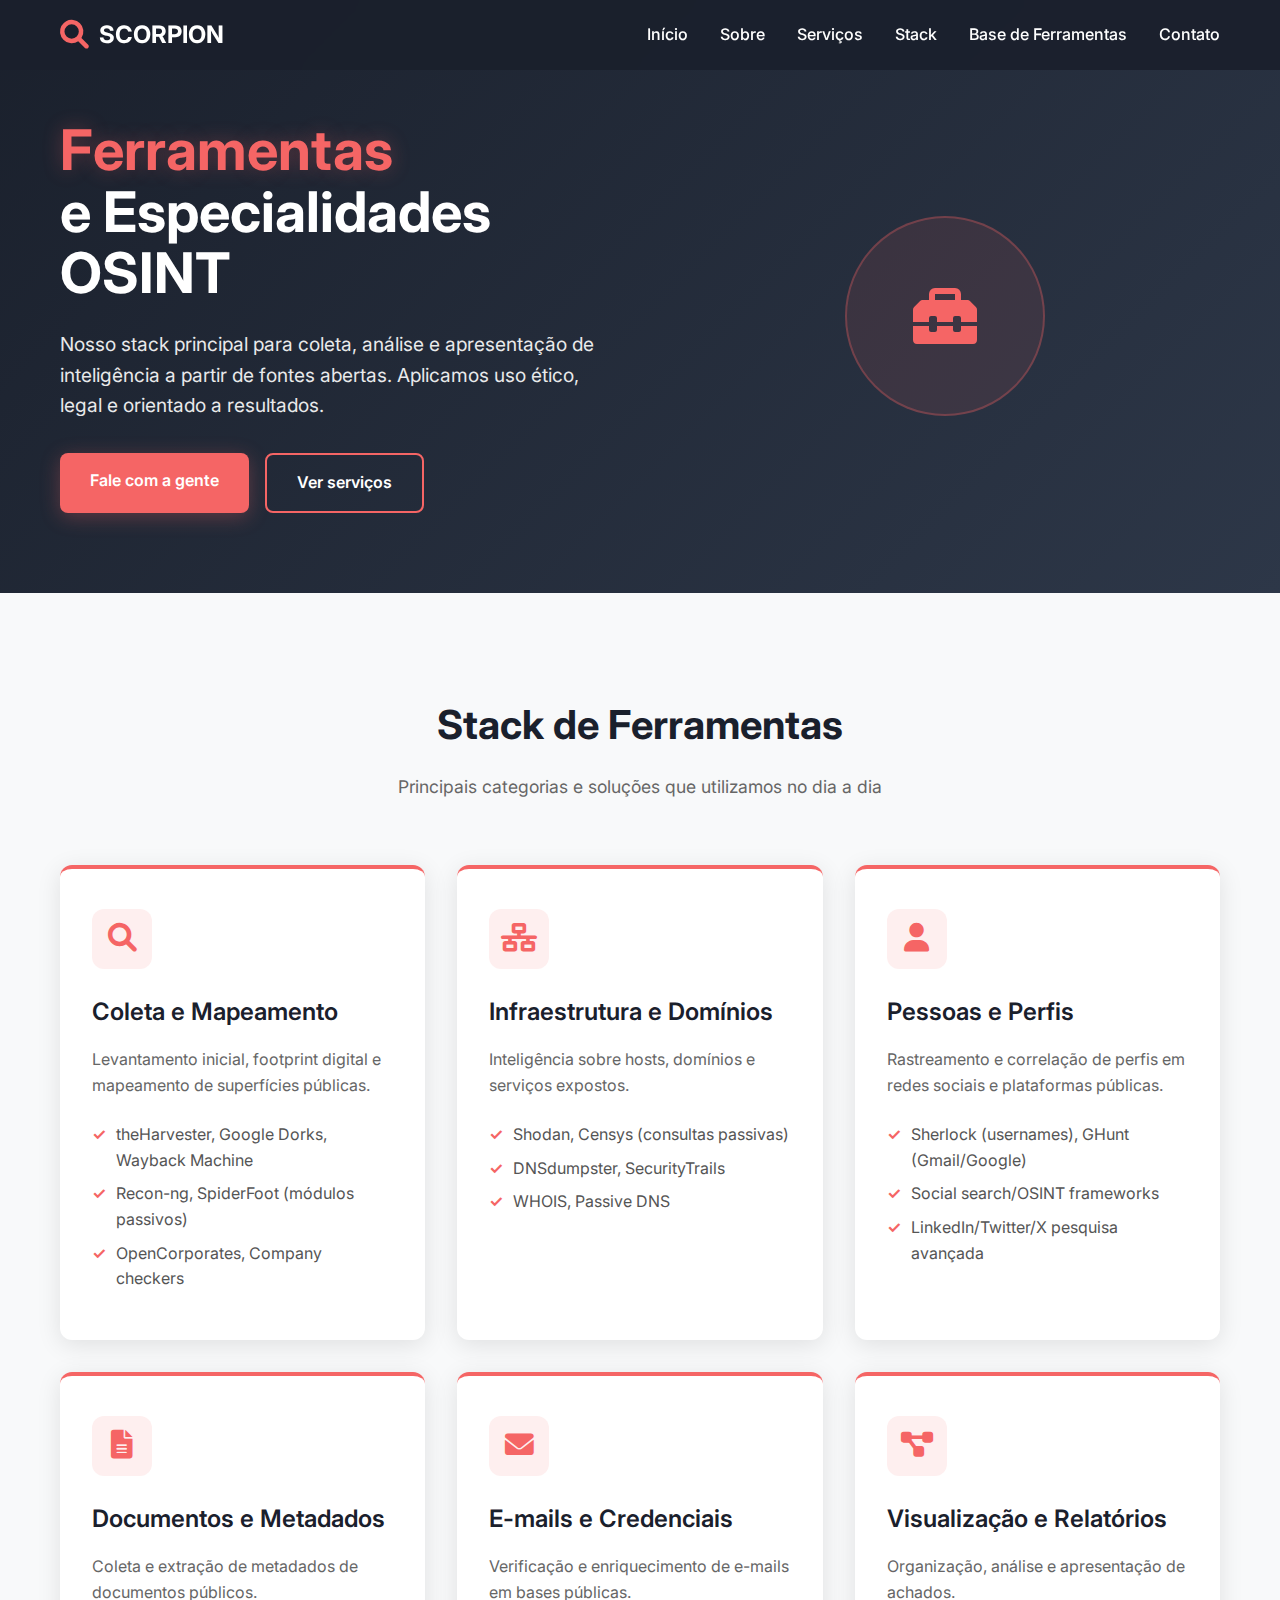
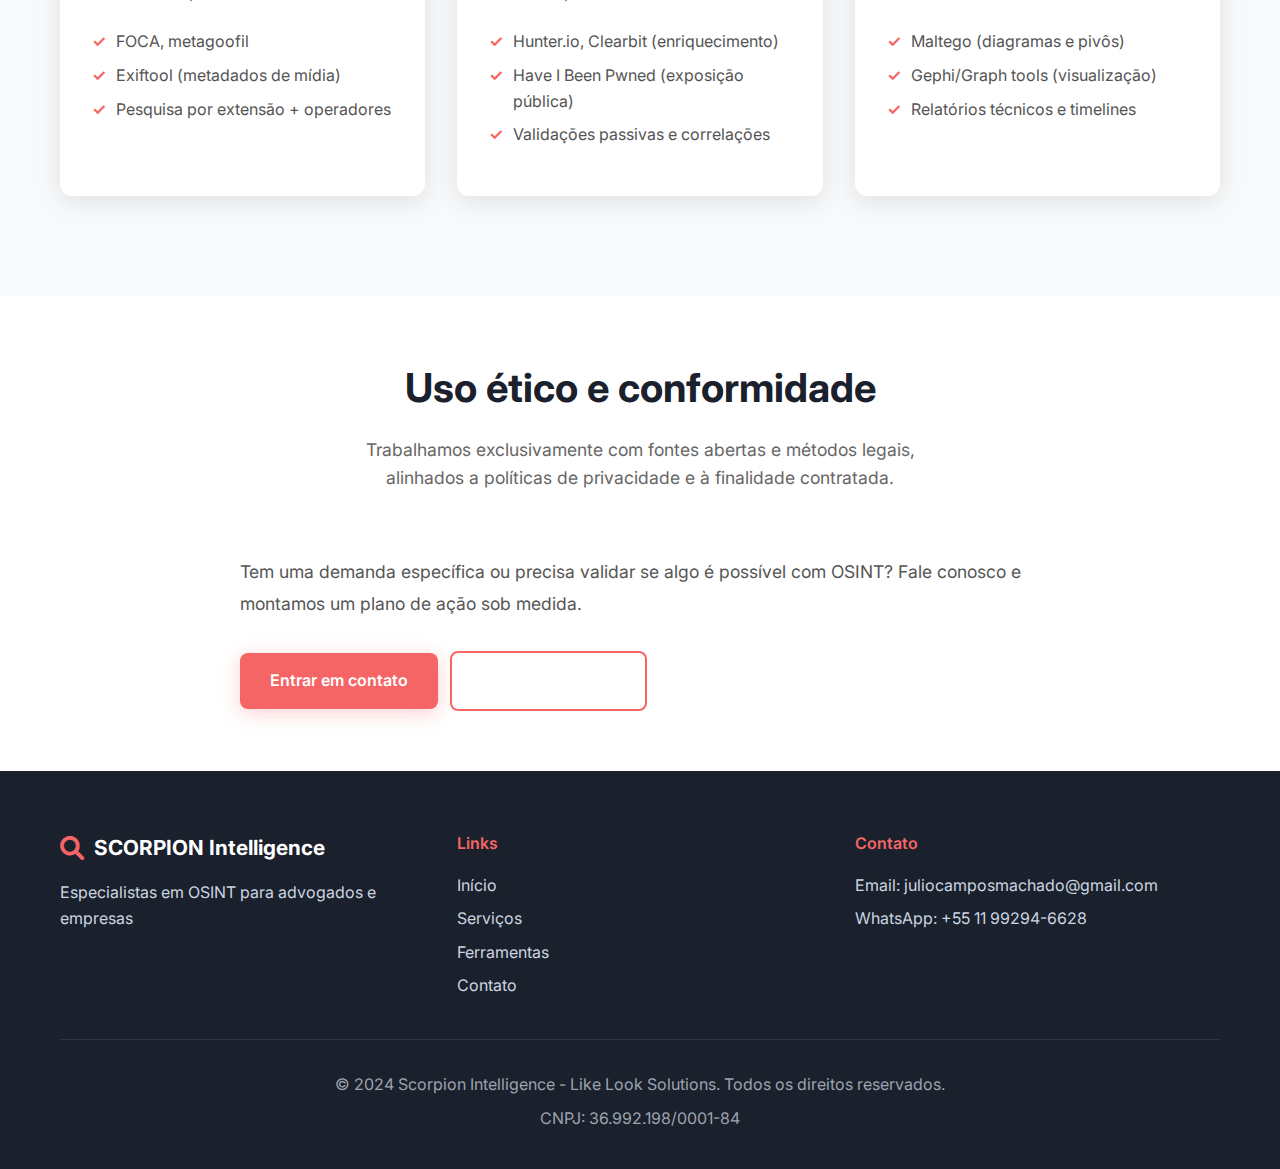
<file: ferramentas.html>
<!DOCTYPE html>
<html lang="pt-BR">
<head>
    <meta charset="UTF-8">
    <meta name="viewport" content="width=device-width, initial-scale=1.0">
    <meta name="description" content="Ferramentas e especialidades OSINT da Scorpion Intelligence.">
    <title>Ferramentas | Scorpion Intelligence</title>
    <link rel="stylesheet" href="css/style.css">
    <link href="https://cdnjs.cloudflare.com/ajax/libs/font-awesome/6.0.0/css/all.min.css" rel="stylesheet">
    <link href="https://fonts.googleapis.com/css2?family=Inter:wght@300;400;600;700&display=swap" rel="stylesheet">
</head>
<body>
    <!-- Header -->
    <header class="header">
        <nav class="nav">
            <div class="nav-container">
                <a class="nav-logo" href="index.html#home">
                    <i class="fas fa-search"></i>
                    <span>SCORPION</span>
                </a>
                <ul class="nav-menu">
                    <li><a href="index.html#home" class="nav-link">Início</a></li>
                    <li><a href="index.html#about" class="nav-link">Sobre</a></li>
                    <li><a href="index.html#services" class="nav-link">Serviços</a></li>
                    <li><a href="ferramentas.html" class="nav-link active">Stack</a></li>
                    <li><a href="ferramentas-completas.html" class="nav-link">Base de Ferramentas</a></li>
                    <li><a href="index.html#contact" class="nav-link">Contato</a></li>
                </ul>
                <div class="nav-toggle">
                    <span class="bar"></span>
                    <span class="bar"></span>
                    <span class="bar"></span>
                </div>
            </div>
        </nav>
    </header>

    <!-- Hero -->
    <section class="hero" style="min-height: 60vh;">
        <div class="hero-container">
            <div class="hero-content">
                <h1 class="hero-title">
                    <span class="highlight">Ferramentas</span><br>
                    e Especialidades OSINT
                </h1>
                <p class="hero-subtitle">
                    Nosso stack principal para coleta, análise e apresentação de inteligência a partir de fontes abertas.
                    Aplicamos uso ético, legal e orientado a resultados.
                </p>
                <div class="hero-buttons">
                    <a href="index.html#contact" class="btn btn-primary">Fale com a gente</a>
                    <a href="index.html#services" class="btn btn-secondary">Ver serviços</a>
                </div>
            </div>
            <div class="hero-visual">
                <div class="hero-icon">
                    <i class="fas fa-toolbox"></i>
                </div>
            </div>
        </div>
    </section>

    <!-- Tools Grid -->
    <section class="services" id="tools">
        <div class="container">
            <div class="section-header">
                <h2>Stack de Ferramentas</h2>
                <p>Principais categorias e soluções que utilizamos no dia a dia</p>
            </div>
            <div class="services-grid">
                <div class="service-card">
                    <div class="service-icon"><i class="fas fa-magnifying-glass"></i></div>
                    <h3>Coleta e Mapeamento</h3>
                    <p>Levantamento inicial, footprint digital e mapeamento de superfícies públicas.</p>
                    <ul>
                        <li>theHarvester, Google Dorks, Wayback Machine</li>
                        <li>Recon-ng, SpiderFoot (módulos passivos)</li>
                        <li>OpenCorporates, Company checkers</li>
                    </ul>
                </div>
                <div class="service-card">
                    <div class="service-icon"><i class="fas fa-network-wired"></i></div>
                    <h3>Infraestrutura e Domínios</h3>
                    <p>Inteligência sobre hosts, domínios e serviços expostos.</p>
                    <ul>
                        <li>Shodan, Censys (consultas passivas)</li>
                        <li>DNSdumpster, SecurityTrails</li>
                        <li>WHOIS, Passive DNS</li>
                    </ul>
                </div>
                <div class="service-card">
                    <div class="service-icon"><i class="fas fa-user"></i></div>
                    <h3>Pessoas e Perfis</h3>
                    <p>Rastreamento e correlação de perfis em redes sociais e plataformas públicas.</p>
                    <ul>
                        <li>Sherlock (usernames), GHunt (Gmail/Google)</li>
                        <li>Social search/OSINT frameworks</li>
                        <li>LinkedIn/Twitter/X pesquisa avançada</li>
                    </ul>
                </div>
                <div class="service-card">
                    <div class="service-icon"><i class="fas fa-file-lines"></i></div>
                    <h3>Documentos e Metadados</h3>
                    <p>Coleta e extração de metadados de documentos públicos.</p>
                    <ul>
                        <li>FOCA, metagoofil</li>
                        <li>Exiftool (metadados de mídia)</li>
                        <li>Pesquisa por extensão + operadores</li>
                    </ul>
                </div>
                <div class="service-card">
                    <div class="service-icon"><i class="fas fa-envelope"></i></div>
                    <h3>E-mails e Credenciais</h3>
                    <p>Verificação e enriquecimento de e-mails em bases públicas.</p>
                    <ul>
                        <li>Hunter.io, Clearbit (enriquecimento)</li>
                        <li>Have I Been Pwned (exposição pública)</li>
                        <li>Validações passivas e correlações</li>
                    </ul>
                </div>
                <div class="service-card">
                    <div class="service-icon"><i class="fas fa-diagram-project"></i></div>
                    <h3>Visualização e Relatórios</h3>
                    <p>Organização, análise e apresentação de achados.</p>
                    <ul>
                        <li>Maltego (diagramas e pivôs)</li>
                        <li>Gephi/Graph tools (visualização)</li>
                        <li>Relatórios técnicos e timelines</li>
                    </ul>
                </div>
            </div>
        </div>
    </section>

    <!-- CTA -->
    <section class="about" style="padding-top:60px; padding-bottom:60px;">
        <div class="container">
            <div class="section-header">
                <h2>Uso ético e conformidade</h2>
                <p>Trabalhamos exclusivamente com fontes abertas e métodos legais, alinhados a políticas de privacidade e à finalidade contratada.</p>
            </div>
            <div class="about-content">
                <div class="about-text">
                    <p>Tem uma demanda específica ou precisa validar se algo é possível com OSINT? Fale conosco e montamos um plano de ação sob medida.</p>
                    <div style="margin-top: 1.5rem;">
                        <a href="index.html#contact" class="btn btn-primary">Entrar em contato</a>
                        <a href="index.html#services" class="btn btn-secondary" style="margin-left:0.5rem;">Explorar serviços</a>
                    </div>
                </div>
            </div>
        </div>
    </section>

    <!-- Footer -->
    <footer class="footer">
        <div class="container">
            <div class="footer-content">
                <div class="footer-section">
                    <div class="footer-logo">
                        <i class="fas fa-search"></i>
                        <span>SCORPION Intelligence</span>
                    </div>
                    <p>Especialistas em OSINT para advogados e empresas</p>
                </div>
                <div class="footer-section">
                    <h4>Links</h4>
                    <ul>
                        <li><a href="index.html#home" style="color:#cbd5e0;text-decoration:none;">Início</a></li>
                        <li><a href="index.html#services" style="color:#cbd5e0;text-decoration:none;">Serviços</a></li>
                        <li><a href="ferramentas.html" style="color:#cbd5e0;text-decoration:none;">Ferramentas</a></li>
                        <li><a href="index.html#contact" style="color:#cbd5e0;text-decoration:none;">Contato</a></li>
                    </ul>
                </div>
                <div class="footer-section">
                    <h4>Contato</h4>
                    <p>Email: juliocamposmachado@gmail.com</p>
                    <p>WhatsApp: +55 11 99294-6628</p>
                </div>
            </div>
            <div class="footer-bottom">
                <p>&copy; 2024 Scorpion Intelligence - Like Look Solutions. Todos os direitos reservados.</p>
                <p>CNPJ: 36.992.198/0001-84</p>
            </div>
        </div>
    </footer>
</body>
</html>
</file>
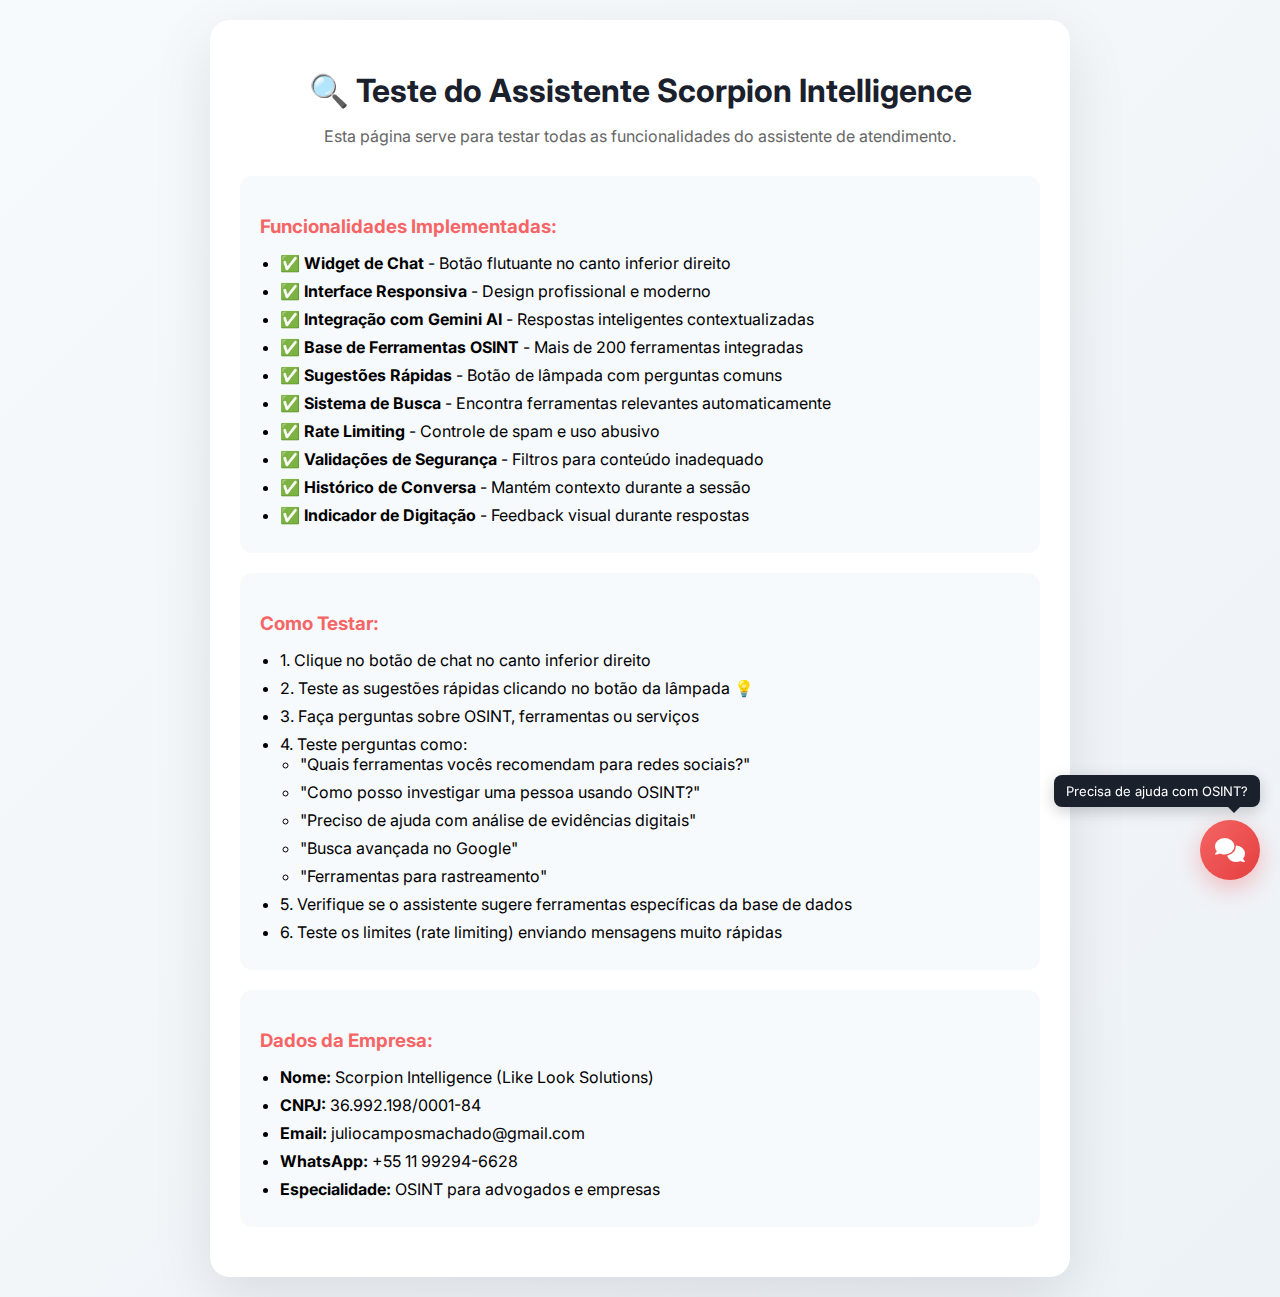
<file: teste-assistente.html>
<!DOCTYPE html>
<html lang="pt-BR">
<head>
    <meta charset="UTF-8">
    <meta name="viewport" content="width=device-width, initial-scale=1.0">
    <title>Teste - Assistente Scorpion Intelligence</title>
    <link href="https://cdnjs.cloudflare.com/ajax/libs/font-awesome/6.0.0/css/all.min.css" rel="stylesheet">
    <link href="https://fonts.googleapis.com/css2?family=Inter:wght@300;400;600;700&display=swap" rel="stylesheet">
    <link rel="stylesheet" href="css/chat-assistant.css">
    <style>
        body {
            font-family: 'Inter', sans-serif;
            background: linear-gradient(135deg, #f7fafc 0%, #edf2f7 100%);
            padding: 20px;
            margin: 0;
            min-height: 100vh;
        }
        .test-container {
            max-width: 800px;
            margin: 0 auto;
            background: white;
            padding: 30px;
            border-radius: 20px;
            box-shadow: 0 20px 60px rgba(0, 0, 0, 0.1);
        }
        .test-header {
            text-align: center;
            margin-bottom: 30px;
        }
        .test-header h1 {
            color: #1a202c;
            margin-bottom: 10px;
        }
        .test-header p {
            color: #666;
        }
        .test-info {
            background: #f7fafc;
            padding: 20px;
            border-radius: 12px;
            margin-bottom: 20px;
        }
        .test-info h3 {
            color: #f56565;
            margin-bottom: 15px;
        }
        .test-info ul {
            margin: 0;
            padding-left: 20px;
        }
        .test-info li {
            margin-bottom: 8px;
        }
    </style>
</head>
<body>
    <div class="test-container">
        <div class="test-header">
            <h1>🔍 Teste do Assistente Scorpion Intelligence</h1>
            <p>Esta página serve para testar todas as funcionalidades do assistente de atendimento.</p>
        </div>
        
        <div class="test-info">
            <h3>Funcionalidades Implementadas:</h3>
            <ul>
                <li>✅ <strong>Widget de Chat</strong> - Botão flutuante no canto inferior direito</li>
                <li>✅ <strong>Interface Responsiva</strong> - Design profissional e moderno</li>
                <li>✅ <strong>Integração com Gemini AI</strong> - Respostas inteligentes contextualizadas</li>
                <li>✅ <strong>Base de Ferramentas OSINT</strong> - Mais de 200 ferramentas integradas</li>
                <li>✅ <strong>Sugestões Rápidas</strong> - Botão de lâmpada com perguntas comuns</li>
                <li>✅ <strong>Sistema de Busca</strong> - Encontra ferramentas relevantes automaticamente</li>
                <li>✅ <strong>Rate Limiting</strong> - Controle de spam e uso abusivo</li>
                <li>✅ <strong>Validações de Segurança</strong> - Filtros para conteúdo inadequado</li>
                <li>✅ <strong>Histórico de Conversa</strong> - Mantém contexto durante a sessão</li>
                <li>✅ <strong>Indicador de Digitação</strong> - Feedback visual durante respostas</li>
            </ul>
        </div>

        <div class="test-info">
            <h3>Como Testar:</h3>
            <ul>
                <li>1. Clique no botão de chat no canto inferior direito</li>
                <li>2. Teste as sugestões rápidas clicando no botão da lâmpada 💡</li>
                <li>3. Faça perguntas sobre OSINT, ferramentas ou serviços</li>
                <li>4. Teste perguntas como:
                    <ul>
                        <li>"Quais ferramentas vocês recomendam para redes sociais?"</li>
                        <li>"Como posso investigar uma pessoa usando OSINT?"</li>
                        <li>"Preciso de ajuda com análise de evidências digitais"</li>
                        <li>"Busca avançada no Google"</li>
                        <li>"Ferramentas para rastreamento"</li>
                    </ul>
                </li>
                <li>5. Verifique se o assistente sugere ferramentas específicas da base de dados</li>
                <li>6. Teste os limites (rate limiting) enviando mensagens muito rápidas</li>
            </ul>
        </div>

        <div class="test-info">
            <h3>Dados da Empresa:</h3>
            <ul>
                <li><strong>Nome:</strong> Scorpion Intelligence (Like Look Solutions)</li>
                <li><strong>CNPJ:</strong> 36.992.198/0001-84</li>
                <li><strong>Email:</strong> juliocamposmachado@gmail.com</li>
                <li><strong>WhatsApp:</strong> +55 11 99294-6628</li>
                <li><strong>Especialidade:</strong> OSINT para advogados e empresas</li>
            </ul>
        </div>
    </div>

    <script src="js/chat-assistant.js"></script>
</body>
</html>
</file>
<file: css/chat-assistant.css>
/* Scorpion Intelligence AI Chat Assistant Styles */

/* Chat Widget Container */
#scorpion-chat-widget {
    position: fixed;
    bottom: 20px;
    right: 20px;
    z-index: 10000;
    font-family: 'Inter', sans-serif;
}

/* Chat Toggle Button */
.chat-toggle {
    width: 60px;
    height: 60px;
    background: linear-gradient(135deg, #f56565 0%, #e53e3e 100%);
    border-radius: 50%;
    display: flex;
    align-items: center;
    justify-content: center;
    cursor: pointer;
    box-shadow: 0 8px 25px rgba(245, 101, 101, 0.4);
    transition: all 0.3s ease;
    position: relative;
    animation: pulse 2s infinite;
}

.chat-toggle:hover {
    transform: translateY(-3px) scale(1.1);
    box-shadow: 0 12px 35px rgba(245, 101, 101, 0.5);
}

.chat-toggle.hidden {
    opacity: 0;
    visibility: hidden;
    transform: translateY(20px);
}

.chat-toggle i {
    color: white;
    font-size: 24px;
}

/* Chat Notification */
.chat-notification {
    position: absolute;
    top: -45px;
    right: 0;
    background: #1a202c;
    color: white;
    padding: 8px 12px;
    border-radius: 8px;
    white-space: nowrap;
    font-size: 13px;
    box-shadow: 0 4px 15px rgba(0, 0, 0, 0.2);
    animation: slideInRight 0.5s ease;
}

.chat-notification::after {
    content: '';
    position: absolute;
    top: 100%;
    right: 20px;
    border-left: 6px solid transparent;
    border-right: 6px solid transparent;
    border-top: 6px solid #1a202c;
}

/* Chat Container */
.chat-container {
    width: 380px;
    height: 500px;
    background: white;
    border-radius: 20px;
    box-shadow: 0 20px 60px rgba(0, 0, 0, 0.15);
    display: flex;
    flex-direction: column;
    opacity: 0;
    visibility: hidden;
    transform: translateY(20px) scale(0.9);
    transition: all 0.3s cubic-bezier(0.34, 1.56, 0.64, 1);
    position: absolute;
    bottom: 80px;
    right: 0;
    border: 1px solid #e2e8f0;
}

.chat-container.active {
    opacity: 1;
    visibility: visible;
    transform: translateY(0) scale(1);
}

/* Chat Header */
.chat-header {
    background: linear-gradient(135deg, #1a202c 0%, #2d3748 100%);
    color: white;
    padding: 20px;
    border-radius: 20px 20px 0 0;
    display: flex;
    align-items: center;
    gap: 15px;
}

.chat-avatar {
    width: 40px;
    height: 40px;
    background: rgba(245, 101, 101, 0.2);
    border-radius: 50%;
    display: flex;
    align-items: center;
    justify-content: center;
    border: 2px solid rgba(245, 101, 101, 0.3);
}

.chat-avatar i {
    color: #f56565;
    font-size: 18px;
}

.chat-info {
    flex: 1;
}

.chat-info h4 {
    margin: 0;
    font-size: 16px;
    font-weight: 600;
}

.chat-info span {
    font-size: 12px;
    opacity: 0.8;
    display: flex;
    align-items: center;
    gap: 5px;
}

.chat-info span::before {
    content: '●';
    color: #48bb78;
    font-size: 8px;
}

.chat-close {
    background: none;
    border: none;
    color: white;
    font-size: 20px;
    cursor: pointer;
    padding: 5px;
    border-radius: 50%;
    transition: background-color 0.2s ease;
    width: 32px;
    height: 32px;
    display: flex;
    align-items: center;
    justify-content: center;
}

.chat-close:hover {
    background: rgba(255, 255, 255, 0.1);
}

/* Chat Messages */
.chat-messages {
    flex: 1;
    padding: 20px;
    overflow-y: auto;
    display: flex;
    flex-direction: column;
    gap: 15px;
    background: #fafafa;
}

.chat-messages::-webkit-scrollbar {
    width: 6px;
}

.chat-messages::-webkit-scrollbar-track {
    background: transparent;
}

.chat-messages::-webkit-scrollbar-thumb {
    background: #cbd5e0;
    border-radius: 3px;
}

.chat-message {
    display: flex;
    gap: 10px;
    animation: fadeInUp 0.3s ease;
}

.chat-message.user {
    justify-content: flex-end;
}

.chat-message.user .message-content {
    background: #f56565;
    color: white;
    border-radius: 18px 18px 4px 18px;
}

.chat-message.bot .message-content {
    background: white;
    color: #2d3748;
    border-radius: 18px 18px 18px 4px;
    border: 1px solid #e2e8f0;
}

.message-avatar {
    width: 32px;
    height: 32px;
    background: rgba(245, 101, 101, 0.1);
    border-radius: 50%;
    display: flex;
    align-items: center;
    justify-content: center;
    flex-shrink: 0;
    border: 1px solid rgba(245, 101, 101, 0.2);
}

.message-avatar i {
    color: #f56565;
    font-size: 14px;
}

.message-content {
    max-width: 75%;
    padding: 12px 16px;
    position: relative;
}

.message-text {
    font-size: 14px;
    line-height: 1.4;
    margin-bottom: 4px;
}

.message-text strong {
    font-weight: 600;
}

.message-text em {
    font-style: italic;
}

.message-text a {
    color: #f56565;
    text-decoration: underline;
}

.message-actions {
    display: flex;
    justify-content: space-between;
    align-items: center;
    margin-top: 4px;
}

.message-time {
    font-size: 11px;
    opacity: 0.6;
}

.message-speak {
    background: none;
    border: none;
    color: #718096;
    cursor: pointer;
    padding: 4px;
    border-radius: 4px;
    font-size: 12px;
    transition: all 0.2s ease;
    opacity: 0.7;
}

.message-speak:hover {
    background: rgba(113, 128, 150, 0.1);
    color: #4a5568;
    opacity: 1;
    transform: scale(1.1);
}

/* Chat Input Container */
.chat-input-container {
    padding: 20px;
    background: white;
    border-radius: 0 0 20px 20px;
    border-top: 1px solid #e2e8f0;
}

/* Typing Indicator */
.chat-typing {
    display: flex;
    align-items: center;
    gap: 10px;
    margin-bottom: 10px;
    font-size: 13px;
    color: #666;
}

.typing-indicator {
    display: flex;
    gap: 3px;
}

.typing-indicator span {
    width: 6px;
    height: 6px;
    background: #f56565;
    border-radius: 50%;
    animation: typing 1.5s infinite;
}

.typing-indicator span:nth-child(2) {
    animation-delay: 0.2s;
}

.typing-indicator span:nth-child(3) {
    animation-delay: 0.4s;
}

/* Quick Suggestions */
.quick-suggestions {
    margin-bottom: 15px;
    border: 1px solid #e2e8f0;
    border-radius: 12px;
    background: #f8f9fa;
    padding: 12px;
    animation: slideDown 0.3s ease;
}

.suggestions-title {
    font-size: 12px;
    font-weight: 600;
    color: #4a5568;
    margin-bottom: 8px;
}

.suggestions-list {
    display: flex;
    flex-direction: column;
    gap: 6px;
}

.suggestion-btn {
    background: white;
    border: 1px solid #e2e8f0;
    border-radius: 8px;
    padding: 8px 12px;
    font-size: 13px;
    text-align: left;
    cursor: pointer;
    transition: all 0.2s ease;
    color: #2d3748;
}

.suggestion-btn:hover {
    background: #f56565;
    color: white;
    border-color: #f56565;
    transform: translateX(3px);
}

/* Chat Input */
.chat-input-wrapper {
    display: flex;
    gap: 8px;
    align-items: center;
}

#chat-input {
    flex: 1;
    padding: 12px 16px;
    border: 1px solid #e2e8f0;
    border-radius: 25px;
    font-size: 14px;
    outline: none;
    transition: border-color 0.2s ease;
    background: #f8f9fa;
}

#chat-input:focus {
    border-color: #f56565;
    background: white;
}

#chat-input::placeholder {
    color: #9ca3af;
}

.chat-suggestions {
    width: 40px;
    height: 40px;
    background: #718096;
    color: white;
    border: none;
    border-radius: 50%;
    cursor: pointer;
    display: flex;
    align-items: center;
    justify-content: center;
    transition: all 0.2s ease;
    flex-shrink: 0;
}

.chat-suggestions:hover {
    background: #4a5568;
    transform: scale(1.05);
}

.chat-suggestions i {
    font-size: 14px;
}

.chat-voice {
    width: 40px;
    height: 40px;
    background: #48bb78;
    color: white;
    border: none;
    border-radius: 50%;
    cursor: pointer;
    display: flex;
    align-items: center;
    justify-content: center;
    transition: all 0.2s ease;
    flex-shrink: 0;
}

.chat-voice:hover {
    background: #38a169;
    transform: scale(1.05);
}

.chat-voice.listening {
    background: #e53e3e;
    animation: pulse-voice 1.5s infinite;
}

.chat-voice.listening:hover {
    background: #c53030;
}

.chat-voice i {
    font-size: 14px;
}

.chat-send {
    width: 44px;
    height: 44px;
    background: #f56565;
    color: white;
    border: none;
    border-radius: 50%;
    cursor: pointer;
    display: flex;
    align-items: center;
    justify-content: center;
    transition: all 0.2s ease;
    flex-shrink: 0;
}

.chat-send:hover {
    background: #e53e3e;
    transform: scale(1.1);
}

.chat-send i {
    font-size: 16px;
}

/* Animations */
@keyframes pulse {
    0% {
        box-shadow: 0 8px 25px rgba(245, 101, 101, 0.4);
    }
    50% {
        box-shadow: 0 8px 25px rgba(245, 101, 101, 0.6), 0 0 0 10px rgba(245, 101, 101, 0.1);
    }
    100% {
        box-shadow: 0 8px 25px rgba(245, 101, 101, 0.4);
    }
}

@keyframes slideInRight {
    from {
        opacity: 0;
        transform: translateX(20px);
    }
    to {
        opacity: 1;
        transform: translateX(0);
    }
}

@keyframes fadeInUp {
    from {
        opacity: 0;
        transform: translateY(10px);
    }
    to {
        opacity: 1;
        transform: translateY(0);
    }
}

@keyframes typing {
    0%, 60%, 100% {
        transform: translateY(0);
        opacity: 0.4;
    }
    30% {
        transform: translateY(-10px);
        opacity: 1;
    }
}

@keyframes slideDown {
    from {
        opacity: 0;
        transform: translateY(-10px);
        max-height: 0;
    }
    to {
        opacity: 1;
        transform: translateY(0);
        max-height: 200px;
    }
}

@keyframes pulse-voice {
    0% {
        box-shadow: 0 0 0 0 rgba(229, 62, 62, 0.7);
    }
    70% {
        box-shadow: 0 0 0 8px rgba(229, 62, 62, 0);
    }
    100% {
        box-shadow: 0 0 0 0 rgba(229, 62, 62, 0);
    }
}

/* Responsive Design */
@media (max-width: 480px) {
    #scorpion-chat-widget {
        bottom: 15px;
        right: 15px;
    }
    
    .chat-container {
        width: calc(100vw - 30px);
        height: calc(100vh - 100px);
        right: -15px;
        bottom: 75px;
    }
    
    .chat-toggle {
        width: 55px;
        height: 55px;
    }
    
    .chat-toggle i {
        font-size: 22px;
    }
    
    .chat-notification {
        display: none;
    }
    
    .chat-messages {
        padding: 15px;
    }
    
    .chat-input-container {
        padding: 15px;
    }
}

/* High DPI Displays */
@media (-webkit-min-device-pixel-ratio: 2), (min-resolution: 192dpi) {
    .chat-toggle {
        box-shadow: 0 8px 25px rgba(245, 101, 101, 0.4), 0 0 1px rgba(0, 0, 0, 0.1);
    }
    
    .chat-container {
        box-shadow: 0 20px 60px rgba(0, 0, 0, 0.15), 0 0 1px rgba(0, 0, 0, 0.1);
    }
}
</file>
<file: css/style.css>
/* Reset e Configurações Básicas */
* {
    margin: 0;
    padding: 0;
    box-sizing: border-box;
}

html {
    scroll-behavior: smooth;
}

body {
    font-family: 'Inter', sans-serif;
    line-height: 1.6;
    color: #333;
    background-color: #fafafa;
}

.container {
    max-width: 1200px;
    margin: 0 auto;
    padding: 0 20px;
}

/* Header e Navegação */
.header {
    position: fixed;
    top: 0;
    left: 0;
    width: 100%;
    background: rgba(26, 32, 44, 0.95);
    backdrop-filter: blur(10px);
    z-index: 1000;
    padding: 1rem 0;
    transition: all 0.3s ease;
}

.nav-container {
    max-width: 1200px;
    margin: 0 auto;
    padding: 0 20px;
    display: flex;
    justify-content: space-between;
    align-items: center;
}

.nav-logo {
    display: flex;
    align-items: center;
    font-size: 1.5rem;
    font-weight: 700;
    color: #fff;
    text-decoration: none;
}

.nav-logo i {
    margin-right: 10px;
    color: #f56565;
    font-size: 1.8rem;
}

.nav-menu {
    display: flex;
    list-style: none;
    gap: 2rem;
}

.nav-link {
    color: #fff;
    text-decoration: none;
    font-weight: 500;
    transition: color 0.3s ease;
    position: relative;
}

.nav-link:hover {
    color: #f56565;
}

.nav-link::after {
    content: '';
    position: absolute;
    width: 0;
    height: 2px;
    bottom: -5px;
    left: 0;
    background-color: #f56565;
    transition: width 0.3s ease;
}

.nav-link:hover::after {
    width: 100%;
}

.nav-toggle {
    display: none;
    flex-direction: column;
    cursor: pointer;
}

.bar {
    width: 25px;
    height: 3px;
    background-color: #fff;
    margin: 3px 0;
    transition: 0.3s;
}

/* Hero Section */
.hero {
    background: linear-gradient(135deg, #1a202c 0%, #2d3748 100%);
    color: white;
    padding: 120px 0 80px;
    min-height: 100vh;
    display: flex;
    align-items: center;
}

.hero-container {
    max-width: 1200px;
    margin: 0 auto;
    padding: 0 20px;
    display: grid;
    grid-template-columns: 1fr 1fr;
    gap: 60px;
    align-items: center;
}

.hero-title {
    font-size: 3.5rem;
    font-weight: 700;
    line-height: 1.1;
    margin-bottom: 1.5rem;
}

.highlight {
    color: #f56565;
    text-shadow: 0 0 20px rgba(245, 101, 101, 0.3);
}

.hero-subtitle {
    font-size: 1.2rem;
    line-height: 1.6;
    margin-bottom: 2rem;
    opacity: 0.9;
}

.hero-buttons {
    display: flex;
    gap: 1rem;
    flex-wrap: wrap;
}

.btn {
    display: inline-block;
    padding: 15px 30px;
    border: none;
    border-radius: 8px;
    text-decoration: none;
    font-weight: 600;
    font-size: 1rem;
    transition: all 0.3s ease;
    cursor: pointer;
}

.btn-primary {
    background: #f56565;
    color: white;
    box-shadow: 0 4px 20px rgba(245, 101, 101, 0.3);
}

.btn-primary:hover {
    background: #e53e3e;
    transform: translateY(-2px);
    box-shadow: 0 8px 25px rgba(245, 101, 101, 0.4);
}

.btn-secondary {
    background: transparent;
    color: white;
    border: 2px solid #f56565;
}

.btn-secondary:hover {
    background: #f56565;
    color: white;
    transform: translateY(-2px);
}

.hero-visual {
    display: flex;
    justify-content: center;
    align-items: center;
}

.hero-icon {
    width: 200px;
    height: 200px;
    background: rgba(245, 101, 101, 0.1);
    border-radius: 50%;
    display: flex;
    align-items: center;
    justify-content: center;
    border: 2px solid rgba(245, 101, 101, 0.3);
}

.hero-icon i {
    font-size: 4rem;
    color: #f56565;
}

/* Section Headers */
.section-header {
    text-align: center;
    margin-bottom: 4rem;
}

.section-header h2 {
    font-size: 2.5rem;
    font-weight: 700;
    color: #1a202c;
    margin-bottom: 1rem;
}

.section-header p {
    font-size: 1.1rem;
    color: #666;
    max-width: 600px;
    margin: 0 auto;
}

/* About Section */
.about {
    padding: 100px 0;
    background: white;
}

.about-content {
    max-width: 800px;
    margin: 0 auto;
}

.about-text h3 {
    font-size: 2rem;
    color: #1a202c;
    margin-bottom: 1.5rem;
}

.about-text p {
    font-size: 1.1rem;
    line-height: 1.8;
    margin-bottom: 2rem;
    color: #555;
}

.about-features {
    display: grid;
    grid-template-columns: repeat(auto-fit, minmax(250px, 1fr));
    gap: 2rem;
    margin-top: 3rem;
}

.feature {
    text-align: center;
    padding: 2rem;
    background: #f8f9fa;
    border-radius: 12px;
    transition: transform 0.3s ease;
}

.feature:hover {
    transform: translateY(-5px);
}

.feature i {
    font-size: 2.5rem;
    color: #f56565;
    margin-bottom: 1rem;
}

.feature h4 {
    font-size: 1.3rem;
    color: #1a202c;
    margin-bottom: 1rem;
}

.feature p {
    color: #666;
    line-height: 1.6;
}

/* Services Section */
.services {
    padding: 100px 0;
    background: #f8f9fa;
}

.services-grid {
    display: grid;
    grid-template-columns: repeat(auto-fit, minmax(300px, 1fr));
    gap: 2rem;
}

.service-card {
    background: white;
    padding: 2.5rem 2rem;
    border-radius: 12px;
    box-shadow: 0 5px 25px rgba(0, 0, 0, 0.1);
    transition: all 0.3s ease;
    border-top: 4px solid #f56565;
}

.service-card:hover {
    transform: translateY(-10px);
    box-shadow: 0 15px 40px rgba(0, 0, 0, 0.15);
}

.service-icon {
    width: 60px;
    height: 60px;
    background: rgba(245, 101, 101, 0.1);
    border-radius: 12px;
    display: flex;
    align-items: center;
    justify-content: center;
    margin-bottom: 1.5rem;
}

.service-icon i {
    font-size: 1.8rem;
    color: #f56565;
}

.service-card h3 {
    font-size: 1.5rem;
    color: #1a202c;
    margin-bottom: 1rem;
    font-weight: 600;
}

.service-card p {
    color: #666;
    line-height: 1.6;
    margin-bottom: 1.5rem;
}

.service-card ul {
    list-style: none;
}

.service-card li {
    color: #555;
    margin-bottom: 0.5rem;
    padding-left: 1.5rem;
    position: relative;
}

.service-card li::before {
    content: '✓';
    color: #f56565;
    font-weight: bold;
    position: absolute;
    left: 0;
}

/* Contact Section */
.contact {
    padding: 100px 0;
    background: white;
}

.contact-content {
    display: grid;
    grid-template-columns: 1fr 1fr;
    gap: 4rem;
    max-width: 1000px;
    margin: 0 auto;
}

.contact-info {
    display: flex;
    flex-direction: column;
    gap: 1.5rem;
}

.contact-item {
    display: flex;
    align-items: flex-start;
    gap: 1rem;
    padding: 1.5rem;
    background: #f8f9fa;
    border-radius: 12px;
    transition: transform 0.3s ease;
}

.contact-item:hover {
    transform: translateX(5px);
}

.contact-item i {
    font-size: 1.5rem;
    color: #f56565;
    margin-top: 0.2rem;
    flex-shrink: 0;
}

.contact-item h4 {
    font-size: 1.1rem;
    color: #1a202c;
    margin-bottom: 0.5rem;
    font-weight: 600;
}

.contact-item p {
    color: #666;
    margin: 0;
}

.contact-item a {
    color: #f56565;
    text-decoration: none;
    transition: color 0.3s ease;
}

.contact-item a:hover {
    color: #e53e3e;
}

/* Contact Form */
.contact-form {
    background: #f8f9fa;
    padding: 2.5rem;
    border-radius: 12px;
}

.form-group {
    margin-bottom: 1.5rem;
}

.form-group input,
.form-group textarea {
    width: 100%;
    padding: 15px;
    border: 2px solid #e2e8f0;
    border-radius: 8px;
    font-size: 1rem;
    font-family: inherit;
    transition: border-color 0.3s ease;
    background: white;
}

.form-group input:focus,
.form-group textarea:focus {
    outline: none;
    border-color: #f56565;
}

.form-group textarea {
    resize: vertical;
    min-height: 120px;
}

/* Footer */
.footer {
    background: #1a202c;
    color: white;
    padding: 60px 0 30px;
}

.footer-content {
    display: grid;
    grid-template-columns: repeat(auto-fit, minmax(250px, 1fr));
    gap: 2rem;
    margin-bottom: 2rem;
}

.footer-logo {
    display: flex;
    align-items: center;
    font-size: 1.3rem;
    font-weight: 700;
    margin-bottom: 1rem;
}

.footer-logo i {
    margin-right: 10px;
    color: #f56565;
    font-size: 1.5rem;
}

.footer-section h4 {
    color: #f56565;
    margin-bottom: 1rem;
    font-weight: 600;
}

.footer-section ul {
    list-style: none;
}

.footer-section li {
    margin-bottom: 0.5rem;
}

.footer-section p {
    color: #cbd5e0;
    line-height: 1.6;
    margin-bottom: 0.5rem;
}

.footer-bottom {
    text-align: center;
    padding-top: 2rem;
    border-top: 1px solid #2d3748;
}

.footer-bottom p {
    color: #9ca3af;
    margin-bottom: 0.5rem;
}

/* Animações */
@keyframes fadeInUp {
    from {
        opacity: 0;
        transform: translateY(30px);
    }
    to {
        opacity: 1;
        transform: translateY(0);
    }
}

.fade-in-up {
    animation: fadeInUp 0.6s ease-out;
}

/* Responsividade */
@media (max-width: 1024px) {
    .hero-container {
        grid-template-columns: 1fr;
        text-align: center;
        gap: 3rem;
    }
    
    .hero-title {
        font-size: 3rem;
    }
    
    .contact-content {
        grid-template-columns: 1fr;
        gap: 3rem;
    }
}

@media (max-width: 768px) {
    .nav-menu {
        position: fixed;
        left: -100%;
        top: 70px;
        flex-direction: column;
        background-color: rgba(26, 32, 44, 0.98);
        width: 100%;
        text-align: center;
        transition: 0.3s;
        padding: 2rem 0;
        gap: 1rem;
    }

    .nav-menu.active {
        left: 0;
    }

    .nav-toggle {
        display: flex;
    }

    .nav-toggle.active .bar:nth-child(2) {
        opacity: 0;
    }

    .nav-toggle.active .bar:nth-child(1) {
        transform: translateY(8px) rotate(45deg);
    }

    .nav-toggle.active .bar:nth-child(3) {
        transform: translateY(-8px) rotate(-45deg);
    }

    .hero {
        padding: 100px 0 60px;
    }

    .hero-title {
        font-size: 2.5rem;
    }

    .hero-subtitle {
        font-size: 1.1rem;
    }

    .hero-buttons {
        justify-content: center;
    }

    .section-header h2 {
        font-size: 2rem;
    }

    .about,
    .services,
    .contact {
        padding: 60px 0;
    }

    .services-grid {
        grid-template-columns: 1fr;
    }

    .about-features {
        grid-template-columns: 1fr;
        gap: 1.5rem;
    }

    .footer-content {
        grid-template-columns: 1fr;
        text-align: center;
        gap: 1.5rem;
    }
}

@media (max-width: 480px) {
    .container {
        padding: 0 15px;
    }

    .hero-title {
        font-size: 2rem;
    }

    .hero-subtitle {
        font-size: 1rem;
    }

    .btn {
        padding: 12px 24px;
        font-size: 0.9rem;
    }

    .service-card {
        padding: 2rem 1.5rem;
    }

    .contact-form {
        padding: 2rem 1.5rem;
    }

    .form-group input,
    .form-group textarea {
        padding: 12px;
    }
}

/* Efeitos especiais */
.hero::before {
    content: '';
    position: absolute;
    top: 0;
    left: 0;
    right: 0;
    bottom: 0;
    background: url('data:image/svg+xml,<svg xmlns="http://www.w3.org/2000/svg" viewBox="0 0 1000 1000"><defs><radialGradient id="a"><stop offset="0%" stop-color="%23f56565" stop-opacity="0.1"/><stop offset="100%" stop-color="%23f56565" stop-opacity="0"/></radialGradient></defs><circle cx="50%" cy="50%" r="50%" fill="url(%23a)"/></svg>');
    opacity: 0.3;
    z-index: -1;
}

/* Scroll to top button */
.scroll-to-top {
    position: fixed;
    bottom: 30px;
    right: 30px;
    width: 50px;
    height: 50px;
    background: #f56565;
    color: white;
    border: none;
    border-radius: 50%;
    display: flex;
    align-items: center;
    justify-content: center;
    cursor: pointer;
    opacity: 0;
    visibility: hidden;
    transition: all 0.3s ease;
    z-index: 1000;
}

.scroll-to-top.visible {
    opacity: 1;
    visibility: visible;
}

.scroll-to-top:hover {
    background: #e53e3e;
    transform: translateY(-3px);
}

/* Loading animation */
.loading {
    opacity: 0;
    transform: translateY(50px);
    transition: all 0.6s ease;
}

.loading.loaded {
    opacity: 1;
    transform: translateY(0);
}
</file>
